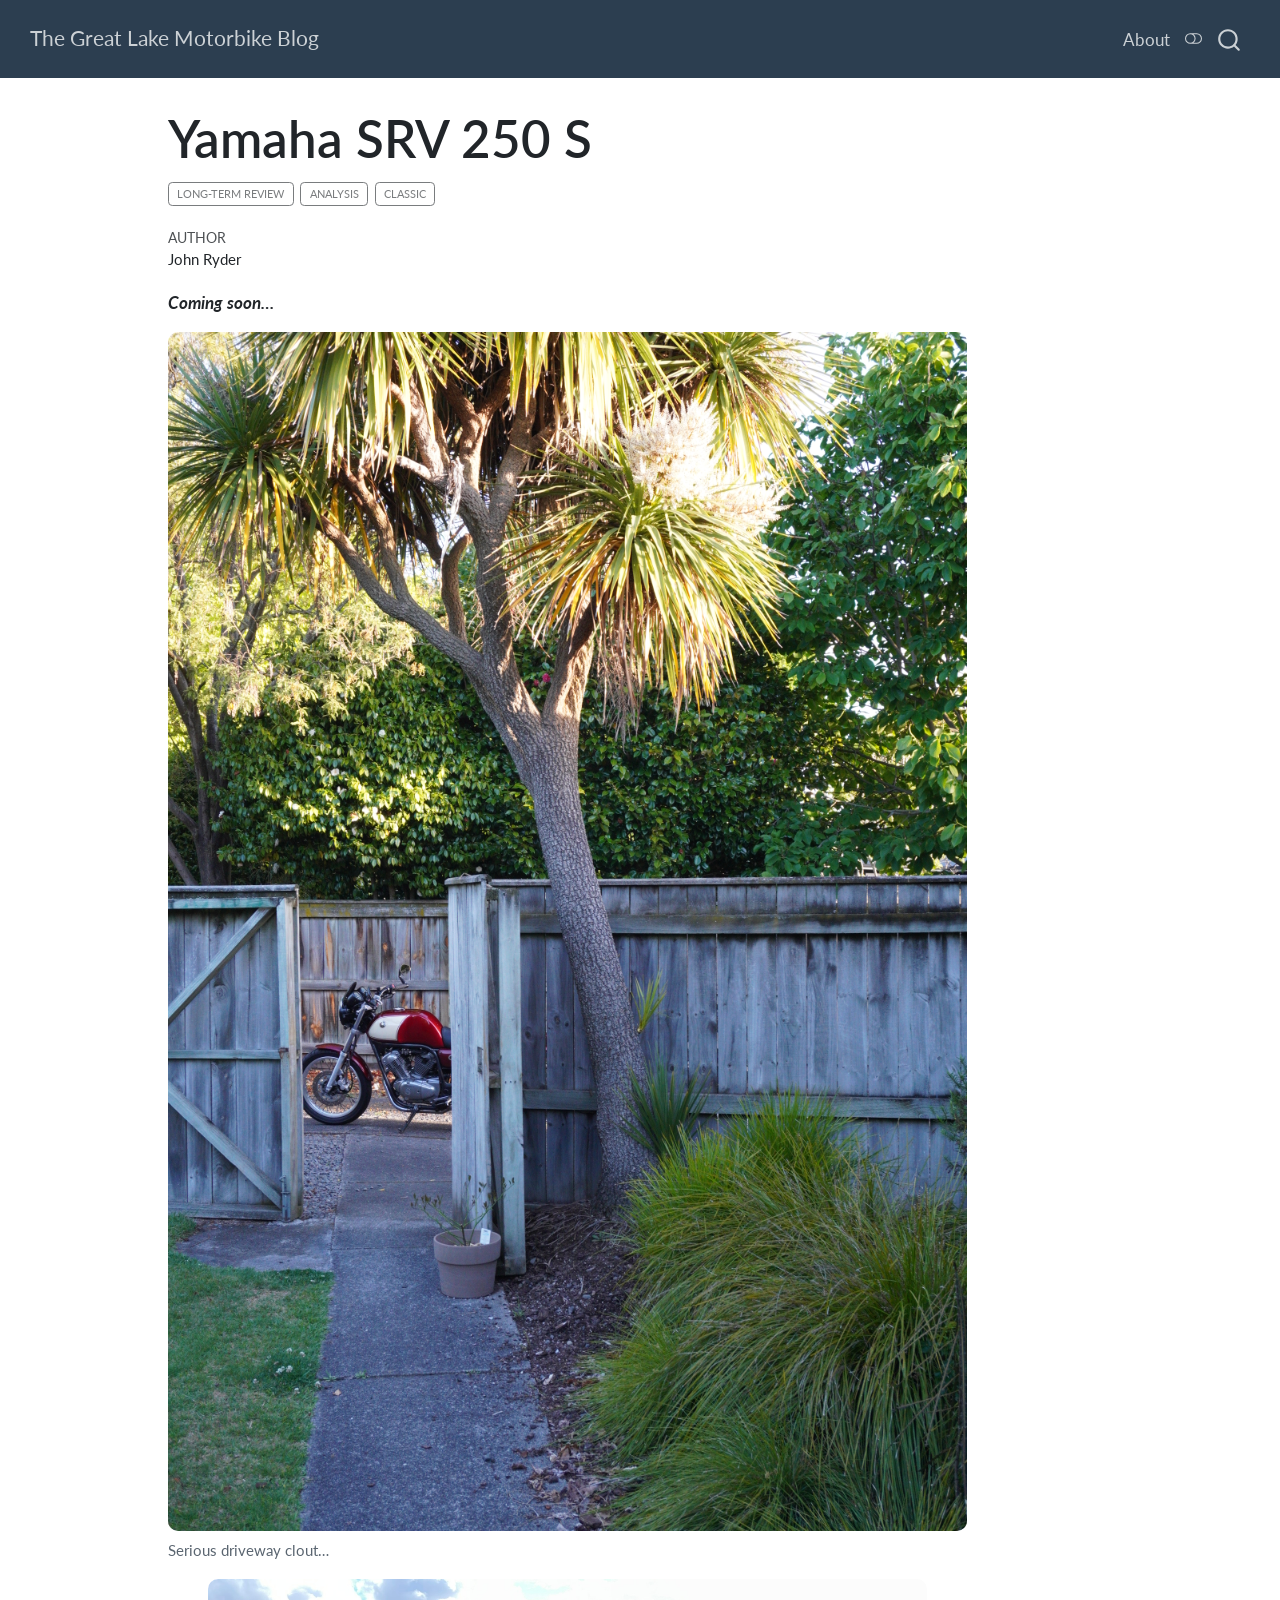
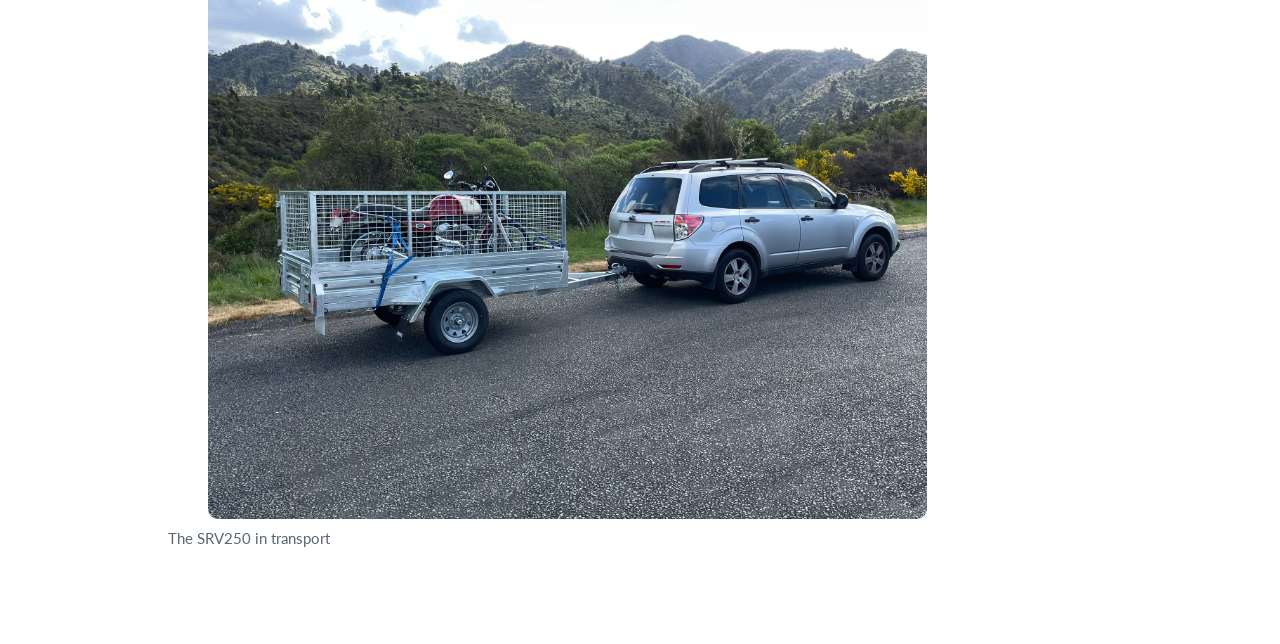
<file: compiled_html_site/posts/1993_Yamaha_SRV250S/index.html>
<!DOCTYPE html>
<html xmlns="http://www.w3.org/1999/xhtml" lang="en" xml:lang="en"><head>

<meta charset="utf-8">
<meta name="generator" content="quarto-1.11.9">

<meta name="viewport" content="width=device-width, initial-scale=1.0, user-scalable=yes">

<meta name="author" content="John Ryder">

<title>Yamaha SRV 250 S – The Great Lake Motorbike Blog</title>
<style>
/* Default styles provided by pandoc.
** See https://pandoc.org/MANUAL.html#variables-for-html for config info.
*/
span.smallcaps{font-variant: small-caps;}
div.columns{display: flex; gap: 1.5em;}
div.column{flex: auto;}
@media screen {
div.columns{gap: min(4vw, 1.5em);}
div.column{overflow-x: auto;}
}
div.hanging-indent{margin-left: 1.5em; text-indent: -1.5em;}
ul.task-list{list-style: none;}
ul.task-list li input[type="checkbox"] {
  width: 0.8em;
  margin: 0 0.8em 0.2em -1em; /* quarto-specific, see https://github.com/quarto-dev/quarto-cli/issues/4556 */ 
  vertical-align: middle;
}
</style>


<script src="../../site_libs/quarto-nav/quarto-nav.js"></script>
<script src="../../site_libs/quarto-nav/headroom.min.js"></script>
<script src="../../site_libs/clipboard/clipboard.min.js"></script>
<script src="../../site_libs/quarto-search/autocomplete.umd.js"></script>
<script src="../../site_libs/quarto-search/fuse.min.js"></script>
<script src="../../site_libs/quarto-search/quarto-search.js"></script>
<meta name="quarto:offset" content="../../">
<link href="../../images/favicon.png" rel="icon" type="image/png">
<script src="../../site_libs/quarto-html/quarto.js" type="module"></script>
<script src="../../site_libs/quarto-html/tabsets/tabsets.js" type="module"></script>
<script src="../../site_libs/quarto-html/scrollable-regions/scrollable-regions.js" type="module"></script>
<script src="../../site_libs/quarto-html/popper.min.js"></script>
<script src="../../site_libs/quarto-html/tippy.umd.min.js"></script>
<script src="../../site_libs/quarto-html/anchor.min.js"></script>
<link href="../../site_libs/quarto-html/tippy.css" rel="stylesheet">
<link href="../../site_libs/quarto-html/quarto-syntax-highlighting-63b5708e65d6cd79cd7618c58d0c21e7.css" rel="stylesheet" class="quarto-color-scheme" id="quarto-text-highlighting-styles">
<link href="../../site_libs/quarto-html/quarto-syntax-highlighting-dark-447e42e69aaa9833c0ba1b986f430b20.css" rel="stylesheet" class="quarto-color-scheme quarto-color-alternate" id="quarto-text-highlighting-styles">
<link href="../../site_libs/quarto-html/quarto-syntax-highlighting-63b5708e65d6cd79cd7618c58d0c21e7.css" rel="stylesheet" class="quarto-color-scheme-extra" id="quarto-text-highlighting-styles">
<script src="../../site_libs/bootstrap/bootstrap.min.js"></script>
<link href="../../site_libs/bootstrap/bootstrap-icons.css" rel="stylesheet">
<link href="../../site_libs/bootstrap/bootstrap-4528e7617473cb5f12e0a450038d2ed3.min.css" rel="stylesheet" append-hash="true" class="quarto-color-scheme" id="quarto-bootstrap" data-mode="light">
<link href="../../site_libs/bootstrap/bootstrap-dark-ad3c2f2c62330d2ae5d227cef7ee82ed.min.css" rel="stylesheet" append-hash="true" class="quarto-color-scheme quarto-color-alternate" id="quarto-bootstrap" data-mode="dark">
<link href="../../site_libs/bootstrap/bootstrap-4528e7617473cb5f12e0a450038d2ed3.min.css" rel="stylesheet" append-hash="true" class="quarto-color-scheme-extra" id="quarto-bootstrap" data-mode="light">
<script id="quarto-search-options" type="application/json">{
  "location": "navbar",
  "copy-button": false,
  "collapse-after": 3,
  "panel-placement": "end",
  "type": "overlay",
  "limit": 50,
  "keyboard-shortcut": [
    "f",
    "/",
    "s"
  ],
  "show-item-context": false,
  "language": {
    "search-no-results-text": "No results",
    "search-matching-documents-text": "matching documents",
    "search-copy-link-title": "Copy link to search",
    "search-hide-matches-text": "Hide additional matches",
    "search-more-match-text": "more match in this document",
    "search-more-matches-text": "more matches in this document",
    "search-clear-button-title": "Clear",
    "search-text-placeholder": "",
    "search-detached-cancel-button-title": "Cancel",
    "search-submit-button-title": "Submit",
    "search-label": "Search"
  }
}</script>
<style>html{ scroll-behavior: smooth; }</style>


</head>

<body class="nav-fixed quarto-light"><a id="quarto-skip-link" class="visually-hidden-focusable" href="#quarto-document-content">Skip to main content</a><script id="quarto-html-before-body" type="application/javascript">
    const toggleBodyColorMode = (bsSheetEl) => {
      const mode = bsSheetEl.getAttribute("data-mode");
      const bodyEl = window.document.querySelector("body");
      if (mode === "dark") {
        bodyEl.classList.add("quarto-dark");
        bodyEl.classList.remove("quarto-light");
      } else {
        bodyEl.classList.add("quarto-light");
        bodyEl.classList.remove("quarto-dark");
      }
    }
    const toggleBodyColorPrimary = () => {
      const bsSheetEl = window.document.querySelector("link#quarto-bootstrap:not([rel=disabled-stylesheet])");
      if (bsSheetEl) {
        toggleBodyColorMode(bsSheetEl);
      }
    }
    const setColorSchemeToggle = (alternate) => {
      const toggles = window.document.querySelectorAll('.quarto-color-scheme-toggle');
      for (let i=0; i < toggles.length; i++) {
        const toggle = toggles[i];
        if (toggle) {
          toggle.setAttribute("aria-checked", alternate ? "true" : "false");
          if (alternate) {
            toggle.classList.add("alternate");
          } else {
            toggle.classList.remove("alternate");
          }
        }
      }
    };
    const toggleColorMode = (alternate) => {
      // Switch the stylesheets
      const primaryStylesheets = window.document.querySelectorAll('link.quarto-color-scheme:not(.quarto-color-alternate)');
      const alternateStylesheets = window.document.querySelectorAll('link.quarto-color-scheme.quarto-color-alternate');
      manageTransitions('#quarto-margin-sidebar .nav-link', false);
      if (alternate) {
        // note: dark is layered on light, we don't disable primary!
        enableStylesheet(alternateStylesheets);
        for (const sheetNode of alternateStylesheets) {
          if (sheetNode.id === "quarto-bootstrap") {
            toggleBodyColorMode(sheetNode);
          }
        }
      } else {
        disableStylesheet(alternateStylesheets);
        enableStylesheet(primaryStylesheets)
        toggleBodyColorPrimary();
      }
      manageTransitions('#quarto-margin-sidebar .nav-link', true);
      // Switch the toggles
      setColorSchemeToggle(alternate)
    }
    // Hack to workaround the fact that safari doesn't
    // properly recolor the scrollbar when toggling (#1455).
    // Not run on load: stylesheets are set before first paint there, and
    // scrolling would undo the scroll to a URL fragment (#14973).
    // The one pixel nudge keeps the reader where they were.
    const refreshSafariScrollbar = () => {
      if (navigator.userAgent.indexOf('Safari') > 0 && navigator.userAgent.indexOf('Chrome') == -1) {
        manageTransitions("body", false);
        const scrollY = window.scrollY;
        window.scrollTo(0, scrollY > 0 ? scrollY - 1 : 1);
        setTimeout(() => {
          window.scrollTo(0, scrollY);
          manageTransitions("body", true);
        }, 40);
      }
    }
    const disableStylesheet = (stylesheets) => {
      for (let i=0; i < stylesheets.length; i++) {
        const stylesheet = stylesheets[i];
        stylesheet.rel = 'disabled-stylesheet';
      }
    }
    const enableStylesheet = (stylesheets) => {
      for (let i=0; i < stylesheets.length; i++) {
        const stylesheet = stylesheets[i];
        if(stylesheet.rel !== 'stylesheet') { // for Chrome, which will still FOUC without this check
          stylesheet.rel = 'stylesheet';
        }
      }
    }
    const manageTransitions = (selector, allowTransitions) => {
      const els = window.document.querySelectorAll(selector);
      for (let i=0; i < els.length; i++) {
        const el = els[i];
        if (allowTransitions) {
          el.classList.remove('notransition');
        } else {
          el.classList.add('notransition');
        }
      }
    }
    const isFileUrl = () => {
      return window.location.protocol === 'file:';
    }
    const hasAlternateSentinel = () => {
      let styleSentinel = getColorSchemeSentinel();
      if (styleSentinel !== null) {
        return styleSentinel === "alternate";
      } else {
        return false;
      }
    }
    const setStyleSentinel = (alternate) => {
      const value = alternate ? "alternate" : "default";
      if (!isFileUrl()) {
        window.localStorage.setItem("quarto-color-scheme", value);
      } else {
        localAlternateSentinel = value;
      }
    }
    const getColorSchemeSentinel = () => {
      if (!isFileUrl()) {
        const storageValue = window.localStorage.getItem("quarto-color-scheme");
        return storageValue != null ? storageValue : localAlternateSentinel;
      } else {
        return localAlternateSentinel;
      }
    }
    const toggleGiscusIfUsed = (isAlternate, darkModeDefault) => {
      const baseTheme = document.querySelector('#giscus-base-theme')?.value ?? 'light';
      const alternateTheme = document.querySelector('#giscus-alt-theme')?.value ?? 'dark';
      let newTheme = '';
      if(authorPrefersDark) {
        newTheme = isAlternate ? baseTheme : alternateTheme;
      } else {
        newTheme = isAlternate ? alternateTheme : baseTheme;
      }
      const changeGiscusTheme = () => {
        // From: https://github.com/giscus/giscus/issues/336
        const sendMessage = (message) => {
          const iframe = document.querySelector('iframe.giscus-frame');
          if (!iframe) return;
          iframe.contentWindow.postMessage({ giscus: message }, 'https://giscus.app');
        }
        sendMessage({
          setConfig: {
            theme: newTheme
          }
        });
      }
      const isGiscussLoaded = window.document.querySelector('iframe.giscus-frame') !== null;
      if (isGiscussLoaded) {
        changeGiscusTheme();
      }
    };
    const authorPrefersDark = false;
    const darkModeDefault = authorPrefersDark;
      document.querySelector('link#quarto-text-highlighting-styles.quarto-color-scheme-extra').rel = 'disabled-stylesheet';
      document.querySelector('link#quarto-bootstrap.quarto-color-scheme-extra').rel = 'disabled-stylesheet';
    let localAlternateSentinel = darkModeDefault ? 'alternate' : 'default';
    // Dark / light mode switch
    window.quartoToggleColorScheme = () => {
      // Read the current dark / light value
      let toAlternate = !hasAlternateSentinel();
      toggleColorMode(toAlternate);
      refreshSafariScrollbar();
      setStyleSentinel(toAlternate);
      toggleGiscusIfUsed(toAlternate, darkModeDefault);
      window.dispatchEvent(new Event('resize'));
    };
    // Switch to dark mode if need be
    if (hasAlternateSentinel()) {
      toggleColorMode(true);
    } else {
      toggleColorMode(false);
    }
  </script>

<div id="quarto-search-results"></div>
  <header id="quarto-header" class="headroom fixed-top">
    <nav class="navbar navbar-expand-lg " data-bs-theme="dark" aria-label="Site">
      <div class="navbar-container container-fluid">
      <div class="navbar-brand-container mx-auto">
    <a class="navbar-brand" href="../../index.html">
    <span class="navbar-title">The Great Lake Motorbike Blog</span>
    </a>
  </div>
          <button class="navbar-toggler" type="button" data-bs-toggle="collapse" data-bs-target="#navbarCollapse" aria-controls="navbarCollapse" aria-expanded="false" aria-label="Toggle navigation" onclick="if (window.quartoToggleHeadroom) { window.quartoToggleHeadroom(); }">
  <span class="navbar-toggler-icon"></span>
</button>
          <div class="collapse navbar-collapse" id="navbarCollapse">
            <ul class="navbar-nav navbar-nav-scroll ms-auto">
  <li class="nav-item">
    <a class="nav-link" href="../../about.html"> 
<span class="menu-text">About</span></a>
  </li>  
</ul>
          </div> <!-- /navcollapse -->
            <div class="quarto-navbar-tools">
  <button type="button" role="switch" aria-checked="false" class="quarto-color-scheme-toggle quarto-navigation-tool  px-1" onclick="window.quartoToggleColorScheme(); return false;" title="Toggle dark mode" aria-label="Toggle dark mode"><i class="bi"></i></button>
</div>
            <div id="quarto-search" class="" title="Search"></div>
      </div> <!-- /container-fluid -->
    </nav>
</header>
<!-- content -->
<div id="quarto-content" class="quarto-container page-columns page-rows-contents page-layout-article page-navbar">
<!-- sidebar -->
<!-- margin-sidebar -->
    <div id="quarto-margin-sidebar" class="sidebar margin-sidebar zindex-bottom">
        
    </div>
<!-- main -->
<main class="content" id="quarto-document-content" tabindex="-1">


<header id="title-block-header" class="quarto-title-block default">
<div class="quarto-title">
<h1 class="title">Yamaha SRV 250 S</h1>
  <div class="quarto-categories">
    <div class="quarto-category">long-term review</div>
    <div class="quarto-category">analysis</div>
    <div class="quarto-category">classic</div>
  </div>
  </div>



<div class="quarto-title-meta">

    <div>
    <div class="quarto-title-meta-heading">Author</div>
    <div class="quarto-title-meta-contents">
             <p>John Ryder </p>
          </div>
  </div>
    
  
    
  </div>
  


</header>


<p><strong><em>Coming soon…</em></strong></p>
<div class="quarto-figure quarto-figure-center">
<figure class="figure">
<p><img src="../../images/DSC03877.JPEG" class="img-fluid figure-img" style="width:100.0%"></p>
<figcaption>Serious driveway clout…</figcaption>
</figure>
</div>
<div class="quarto-figure quarto-figure-center">
<figure class="figure">
<p><img src="../../images/SRV250_trailer.JPEG" class="img-fluid figure-img" style="width:90.0%"></p>
<figcaption>The SRV250 in transport</figcaption>
</figure>
</div>



</main> <!-- /main -->
<!-- Cloudflare Web Analytics --><script type="module" src="https://static.cloudflareinsights.com/beacon.min.js" data-cf-beacon="{&quot;token&quot;: &quot;650880643fb54b8184fe702fe80b87cb&quot;}"></script><!-- End Cloudflare Web Analytics -->
<script id="quarto-html-after-body" type="application/javascript">
  window.document.addEventListener("DOMContentLoaded", function (event) {
    // Ensure there is a toggle, if there isn't float one in the top right
    if (window.document.querySelector('.quarto-color-scheme-toggle') === null) {
      const toggle = window.document.createElement('button');
      toggle.type = "button";
      toggle.setAttribute("role", "switch");
      toggle.setAttribute("aria-checked", "false");
      toggle.classList.add('top-right');
      toggle.classList.add('quarto-color-scheme-toggle');
      toggle.setAttribute("aria-label", "Toggle dark mode");
      toggle.onclick = function() { try { window.quartoToggleColorScheme(); } catch {} return false; };
      const i = window.document.createElement("i");
      i.classList.add('bi');
      toggle.appendChild(i);
      // Put the toggle in a landmark of its own, so that landmark navigation
      // can reach it.
      //
      // The container is always a fresh direct child of body, and the toggle is
      // never moved into page furniture that the theme or the author controls.
      // The toggle is positioned against the page, so any ancestor that
      // establishes a containing block captures it: a positioned element or a
      // grid for position: absolute, and transform, filter, will-change or
      // contain for position: fixed. A direct child of body has none of these
      // to inherit, and the shift when one appears is silent and visual.
      //
      // ARIA says a document should have at most one banner, and axe reports a
      // duplicate whether or not the banners carry distinct labels. So use a
      // header when the page has no banner yet, and a named region otherwise.
      //
      // A header is a banner wherever it sits, unless it is inside sectioning
      // content, so this cannot just look at the children of body: a custom
      // page layout wraps the title block header in a plain div. An explicit
      // role="banner" always counts.
      const sectioning = 'article, aside, main, nav, section, [role="article"], [role="complementary"], [role="main"], [role="navigation"], [role="region"]';
      const hasBanner = Array.from(
        window.document.querySelectorAll('header:not([role]), [role="banner"]')
      ).some(function(el) {
        return el.hasAttribute("role") || el.closest(sectioning) === null;
      });
      const container = window.document.createElement(hasBanner ? "div" : "header");
      if (hasBanner) {
        container.setAttribute("role", "region");
        container.setAttribute("aria-label", "Toggle dark mode");
      }
      container.classList.add('quarto-color-scheme-toggle-container');
      container.appendChild(toggle);
      window.document.body.appendChild(container);
    }
    setColorSchemeToggle(hasAlternateSentinel())
    const icon = "";
    const anchorJS = new window.AnchorJS();
    anchorJS.options = {
      placement: 'right',
      icon: icon
    };
    anchorJS.add('.anchored');
    const isCodeAnnotation = (el) => {
      for (const clz of el.classList) {
        if (clz.startsWith('code-annotation-')) {                     
          return true;
        }
      }
      return false;
    }
    const onCopySuccess = function(e) {
      // button target
      const button = e.trigger;
      // don't keep focus
      button.blur();
      // flash "checked"
      button.classList.add('code-copy-button-checked');
      var currentTitle = button.getAttribute("title");
      button.setAttribute("title", "Copied!");
      let tooltip;
      if (window.bootstrap) {
        button.setAttribute("data-bs-toggle", "tooltip");
        button.setAttribute("data-bs-placement", "left");
        button.setAttribute("data-bs-title", "Copied!");
        tooltip = new bootstrap.Tooltip(button, 
          { trigger: "manual", 
            customClass: "code-copy-button-tooltip",
            offset: [0, -8]});
        tooltip.show();    
      }
      setTimeout(function() {
        if (tooltip) {
          tooltip.hide();
          button.removeAttribute("data-bs-title");
          button.removeAttribute("data-bs-toggle");
          button.removeAttribute("data-bs-placement");
        }
        button.setAttribute("title", currentTitle);
        button.classList.remove('code-copy-button-checked');
      }, 1000);
      // clear code selection
      e.clearSelection();
    }
    const getTextToCopy = function(trigger) {
      const outerScaffold = trigger.parentElement.cloneNode(true);
      const codeEl = outerScaffold.querySelector('code');
      for (const childEl of codeEl.children) {
        if (isCodeAnnotation(childEl)) {
          childEl.remove();
        }
      }
      return codeEl.innerText;
    }
    const clipboard = new window.ClipboardJS('.code-copy-button:not([data-in-quarto-modal])', {
      text: getTextToCopy
    });
    clipboard.on('success', onCopySuccess);
    if (window.document.getElementById('quarto-embedded-source-code-modal')) {
      const clipboardModal = new window.ClipboardJS('.code-copy-button[data-in-quarto-modal]', {
        text: getTextToCopy,
        container: window.document.getElementById('quarto-embedded-source-code-modal')
      });
      clipboardModal.on('success', onCopySuccess);
    }
      var localhostRegex = new RegExp(/^(?:http|https):\/\/localhost\:?[0-9]*\//);
      var mailtoRegex = new RegExp(/^mailto:/);
        var filterRegex = new RegExp("https:\/\/your-website-url\.example\.com");
      var isInternal = (href) => {
          return filterRegex.test(href) || localhostRegex.test(href) || mailtoRegex.test(href);
      }
      // Inspect non-navigation links and adorn them if external
      window.quartoDecorateExternalLinks = function (root) {
     var links = (root || window.document).querySelectorAll('a[href]:not(.nav-link):not(.navbar-brand):not(.toc-action):not(.sidebar-link):not(.sidebar-item-toggle):not(.pagination-link):not(.no-external):not([aria-hidden]):not(.dropdown-item):not(.quarto-navigation-tool):not(.about-link)');
      for (var i=0; i<links.length; i++) {
        const link = links[i];
        if (!isInternal(link.href)) {
          // undo the damage that might have been done by quarto-nav.js in the case of
          // links that we want to consider external
          if (link.dataset.originalHref !== undefined) {
            link.href = link.dataset.originalHref;
          }
          if (!link.classList.contains('no-external-icon')) {
          }
        }
      }
      };
      window.quartoDecorateExternalLinks(window.document);
    // Esc closes the popup (WCAG 1.4.13) and focus leaving both trigger and
    // popup closes it (WCAG 2.4.11); tippy handles neither for interactive popups.
    const hideOnEscAndFocusOut = {
      name: 'hideOnEscAndFocusOut',
      defaultValue: true,
      fn(instance) {
        const dismiss = () => {
          // A show scheduled by the trigger delay would otherwise reopen it
          instance.clearDelayTimeouts();
          instance.hide();
        };
        const onKeyDown = (event) => {
          if (event.key !== 'Escape') {
            return;
          }
          // Keep Esc from also reaching page handlers (e.g. reveal.js overview),
          // except an open reveal.js slide menu, which Esc should close too.
          // The menu handles keys only when its keyboard option is on.
          const menuHandlesEsc = window.Reveal?.getPlugin?.('menu')?.isOpen() &&
            window.Reveal.getConfig().menu?.keyboard !== false;
          if (!menuHandlesEsc) {
            event.stopPropagation();
          }
          if (instance.popper.contains(window.document.activeElement)) {
            // Disabled while refocusing so the focus trigger does not reopen it
            instance.disable();
            instance.reference.focus();
            instance.enable();
          }
          dismiss();
        };
        const onFocusOut = (event) => {
          const target = event.relatedTarget;
          if (target && !instance.reference.contains(target) &&
              !instance.popper.contains(target)) {
            dismiss();
          }
        };
        // On the trigger too: a click trigger (code-annotations: select) has no
        // blur handling. Attached for the instance's lifetime so leaving the
        // trigger also cancels a show still pending on the trigger delay.
        instance.reference.addEventListener('focusout', onFocusOut);
        return {
          onShow() {
            window.document.addEventListener('keydown', onKeyDown, true);
            instance.popper.addEventListener('focusout', onFocusOut);
          },
          onHide() {
            window.document.removeEventListener('keydown', onKeyDown, true);
            instance.popper.removeEventListener('focusout', onFocusOut);
          },
          onDestroy() {
            instance.reference.removeEventListener('focusout', onFocusOut);
          },
        };
      },
    };
    function tippyHover(el, contentFn, onTriggerFn, onUntriggerFn) {
      const config = {
        allowHTML: true,
        maxWidth: 500,
        delay: 100,
        arrow: false,
        appendTo: function(el) {
            return el.parentElement;
        },
        interactive: true,
        interactiveBorder: 10,
        theme: 'quarto',
        placement: 'bottom-start',
        plugins: [hideOnEscAndFocusOut],
      };
      if (contentFn) {
        config.content = contentFn;
      }
      if (onTriggerFn) {
        config.onTrigger = onTriggerFn;
      }
      if (onUntriggerFn) {
        config.onUntrigger = onUntriggerFn;
      }
      window.tippy(el, config); 
    }
    const noterefs = window.document.querySelectorAll('a[role="doc-noteref"]');
    for (var i=0; i<noterefs.length; i++) {
      const ref = noterefs[i];
      tippyHover(ref, function() {
        // use id or data attribute instead here
        let href = ref.getAttribute('data-footnote-href') || ref.getAttribute('href');
        try { href = new URL(href).hash; } catch {}
        const id = href.replace(/^#\/?/, "");
        const note = window.document.getElementById(id);
        if (note) {
          return note.innerHTML;
        } else {
          return "";
        }
      });
    }
    const xrefs = window.document.querySelectorAll('a.quarto-xref');
    const processXRef = (id, note) => {
      // Strip column container classes
      const stripColumnClz = (el) => {
        el.classList.remove("page-full", "page-columns");
        if (el.children) {
          for (const child of el.children) {
            stripColumnClz(child);
          }
        }
      }
      stripColumnClz(note)
      if (id === null || id.startsWith('sec-')) {
        // Special case sections, only their first couple elements
        const container = document.createElement("div");
        if (note.children && note.children.length > 2) {
          container.appendChild(note.children[0].cloneNode(true));
          for (let i = 1; i < note.children.length; i++) {
            const child = note.children[i];
            if (child.tagName === "P" && child.innerText === "") {
              continue;
            } else {
              container.appendChild(child.cloneNode(true));
              break;
            }
          }
          if (window.Quarto?.typesetMath) {
            window.Quarto.typesetMath(container);
          }
          return container.innerHTML
        } else {
          if (window.Quarto?.typesetMath) {
            window.Quarto.typesetMath(note);
          }
          return note.innerHTML;
        }
      } else {
        // Remove any anchor links if they are present
        const anchorLink = note.querySelector('a.anchorjs-link');
        if (anchorLink) {
          anchorLink.remove();
        }
        if (window.Quarto?.typesetMath) {
          window.Quarto.typesetMath(note);
        }
        if (note.classList.contains("callout")) {
          return note.outerHTML;
        } else {
          return note.innerHTML;
        }
      }
    }
    for (var i=0; i<xrefs.length; i++) {
      const xref = xrefs[i];
      tippyHover(xref, undefined, function(instance) {
        instance.disable();
        let url = xref.getAttribute('href');
        let hash = undefined; 
        if (url.startsWith('#')) {
          hash = url;
        } else {
          try { hash = new URL(url).hash; } catch {}
        }
        if (hash) {
          const id = hash.replace(/^#\/?/, "");
          const note = window.document.getElementById(id);
          if (note !== null) {
            try {
              const html = processXRef(id, note.cloneNode(true));
              instance.setContent(html);
            } finally {
              instance.enable();
              instance.show();
            }
          } else {
            // See if we can fetch this
            fetch(url.split('#')[0])
            .then(res => res.text())
            .then(html => {
              const parser = new DOMParser();
              const htmlDoc = parser.parseFromString(html, "text/html");
              const note = htmlDoc.getElementById(id);
              if (note !== null) {
                const html = processXRef(id, note);
                instance.setContent(html);
              } 
            }).finally(() => {
              instance.enable();
              instance.show();
            });
          }
        } else {
          // See if we can fetch a full url (with no hash to target)
          // This is a special case and we should probably do some content thinning / targeting
          fetch(url)
          .then(res => res.text())
          .then(html => {
            const parser = new DOMParser();
            const htmlDoc = parser.parseFromString(html, "text/html");
            const note = htmlDoc.querySelector('main.content');
            if (note !== null) {
              // This should only happen for chapter cross references
              // (since there is no id in the URL)
              // remove the first header
              if (note.children.length > 0 && note.children[0].tagName === "HEADER") {
                note.children[0].remove();
              }
              const html = processXRef(null, note);
              instance.setContent(html);
            } 
          }).finally(() => {
            instance.enable();
            instance.show();
          });
        }
      }, function(instance) {
      });
    }
        let selectedAnnoteEl;
        const selectorForAnnotation = ( cell, annotation) => {
          let cellAttr = 'data-code-cell="' + cell + '"';
          let lineAttr = 'data-code-annotation="' +  annotation + '"';
          const selector = 'span[' + cellAttr + '][' + lineAttr + ']';
          return selector;
        }
        const selectCodeLines = (annoteEl) => {
          const doc = window.document;
          const targetCell = annoteEl.getAttribute("data-target-cell");
          const targetAnnotation = annoteEl.getAttribute("data-target-annotation");
          const annoteSpan = window.document.querySelector(selectorForAnnotation(targetCell, targetAnnotation));
          const lines = annoteSpan.getAttribute("data-code-lines").split(",");
          const lineIds = lines.map((line) => {
            return targetCell + "-" + line;
          })
          // Each band is positioned against its own containing block, which is
          // not the offsetParent of the lines, so place it from client rects.
          const placeBand = (band, firstEl, lastEl, codeBlock) => {
            const container = band.offsetParent;
            if (container === null) {
              return;
            }
            const containerRect = container.getBoundingClientRect();
            // Reveal.js scales slides with a transform, so convert client
            // pixels back to the CSS pixels of the container.
            const scale = containerRect.height / container.offsetHeight || 1;
            const firstRect = firstEl.getBoundingClientRect();
            const lastRect = lastEl.getBoundingClientRect();
            const top = (firstRect.top - containerRect.top) / scale - container.clientTop + container.scrollTop;
            const height = (lastRect.bottom - firstRect.top) / scale;
            band.style.top = top - 2 + "px";
            band.style.height = height + 4 + "px";
            if (codeBlock) {
              // Without the copy button wrapper, the containing block is wider
              // than the code block, so span the code block explicitly.
              const blockRect = codeBlock.getBoundingClientRect();
              band.style.left = (blockRect.left - containerRect.left) / scale - container.clientLeft + container.scrollLeft + "px";
              band.style.width = blockRect.width / scale + "px";
            }
          };
          if (lineIds.length > 0) {
            const el = window.document.getElementById(lineIds[0]);
            const lastEl = window.document.getElementById(lineIds[lineIds.length - 1]);
            const parent = el.parentElement.parentElement;
            // cook up a div (if necessary) and position it
            let div = window.document.getElementById("code-annotation-line-highlight");
            if (div === null) {
              div = window.document.createElement("div");
              div.setAttribute("id", "code-annotation-line-highlight");
              div.style.position = 'absolute';
              parent.appendChild(div);
            }
            placeBand(div, el, lastEl, parent.closest("div.sourceCode") || parent);
            let gutterDiv = window.document.getElementById("code-annotation-line-highlight-gutter");
            if (gutterDiv === null) {
              gutterDiv = window.document.createElement("div");
              gutterDiv.setAttribute("id", "code-annotation-line-highlight-gutter");
              gutterDiv.style.position = 'absolute';
              const codeCell = window.document.getElementById(targetCell);
              const gutter = codeCell.querySelector('.code-annotation-gutter');
              gutter.appendChild(gutterDiv);
            }
            placeBand(gutterDiv, el, lastEl);
            selectedAnnoteEl = annoteEl;
          }
        };
        const unselectCodeLines = () => {
          const elementsIds = ["code-annotation-line-highlight", "code-annotation-line-highlight-gutter"];
          elementsIds.forEach((elId) => {
            const div = window.document.getElementById(elId);
            if (div) {
              div.remove();
            }
          });
          selectedAnnoteEl = undefined;
        };
          // Handle positioning of the toggle
      window.addEventListener(
        "resize",
        throttle(() => {
          elRect = undefined;
          if (selectedAnnoteEl) {
            selectCodeLines(selectedAnnoteEl);
          }
        }, 10)
      );
      function throttle(fn, ms) {
      let throttle = false;
      let timer;
        return (...args) => {
          if(!throttle) { // first call gets through
              fn.apply(this, args);
              throttle = true;
          } else { // all the others get throttled
              if(timer) clearTimeout(timer); // cancel #2
              timer = setTimeout(() => {
                fn.apply(this, args);
                timer = throttle = false;
              }, ms);
          }
        };
      }
        // Attach click handler to the DT
        const annoteDls = window.document.querySelectorAll('dt[data-target-cell]');
        for (const annoteDlNode of annoteDls) {
          annoteDlNode.addEventListener('click', (event) => {
            const clickedEl = event.target;
            if (clickedEl !== selectedAnnoteEl) {
              unselectCodeLines();
              const activeEl = window.document.querySelector('dt[data-target-cell].code-annotation-active');
              if (activeEl) {
                activeEl.classList.remove('code-annotation-active');
              }
              selectCodeLines(clickedEl);
              clickedEl.classList.add('code-annotation-active');
            } else {
              // Unselect the line
              unselectCodeLines();
              clickedEl.classList.remove('code-annotation-active');
            }
          });
        }
    const findCites = (el) => {
      const parentEl = el.parentElement;
      if (parentEl) {
        const cites = parentEl.dataset.cites;
        if (cites) {
          return {
            el,
            cites: cites.split(' ')
          };
        } else {
          return findCites(el.parentElement)
        }
      } else {
        return undefined;
      }
    };
    var bibliorefs = window.document.querySelectorAll('a[role="doc-biblioref"]');
    for (var i=0; i<bibliorefs.length; i++) {
      const ref = bibliorefs[i];
      const citeInfo = findCites(ref);
      if (citeInfo) {
        tippyHover(citeInfo.el, function() {
          var popup = window.document.createElement('div');
          citeInfo.cites.forEach(function(cite) {
            var citeDiv = window.document.createElement('div');
            citeDiv.classList.add('hanging-indent');
            citeDiv.classList.add('csl-entry');
            var biblioDiv = window.document.getElementById('ref-' + cite);
            if (biblioDiv) {
              citeDiv.innerHTML = biblioDiv.innerHTML;
            }
            popup.appendChild(citeDiv);
          });
          return popup.innerHTML;
        });
      }
    }
  });
  </script>
  <script type="application/javascript">
  window.quartoScrollableRegionsLabels = {"code":"Scrollable code","output":"Scrollable output"};
  </script>
</div> <!-- /content -->




<script src="../../site_libs/quarto-html/zenscroll-min.js"></script>
</body></html>
</file>
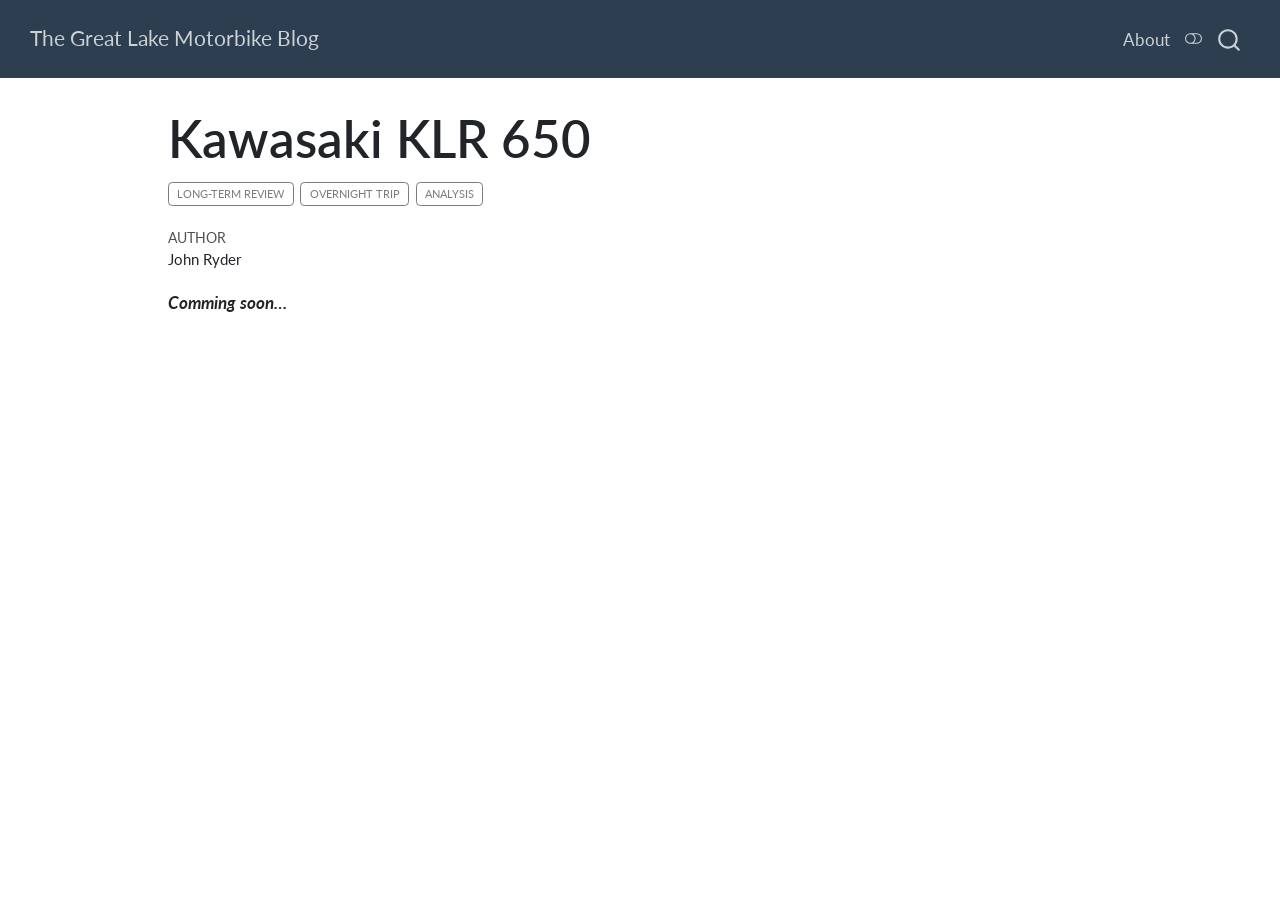
<file: compiled_html_site/posts/kawasaki_klr_650/index.html>
<!DOCTYPE html>
<html xmlns="http://www.w3.org/1999/xhtml" lang="en" xml:lang="en"><head>

<meta charset="utf-8">
<meta name="generator" content="quarto-1.11.9">

<meta name="viewport" content="width=device-width, initial-scale=1.0, user-scalable=yes">

<meta name="author" content="John Ryder">

<title>Kawasaki KLR 650 – The Great Lake Motorbike Blog</title>
<style>
/* Default styles provided by pandoc.
** See https://pandoc.org/MANUAL.html#variables-for-html for config info.
*/
span.smallcaps{font-variant: small-caps;}
div.columns{display: flex; gap: 1.5em;}
div.column{flex: auto;}
@media screen {
div.columns{gap: min(4vw, 1.5em);}
div.column{overflow-x: auto;}
}
div.hanging-indent{margin-left: 1.5em; text-indent: -1.5em;}
ul.task-list{list-style: none;}
ul.task-list li input[type="checkbox"] {
  width: 0.8em;
  margin: 0 0.8em 0.2em -1em; /* quarto-specific, see https://github.com/quarto-dev/quarto-cli/issues/4556 */ 
  vertical-align: middle;
}
</style>


<script src="../../site_libs/quarto-nav/quarto-nav.js"></script>
<script src="../../site_libs/quarto-nav/headroom.min.js"></script>
<script src="../../site_libs/clipboard/clipboard.min.js"></script>
<script src="../../site_libs/quarto-search/autocomplete.umd.js"></script>
<script src="../../site_libs/quarto-search/fuse.min.js"></script>
<script src="../../site_libs/quarto-search/quarto-search.js"></script>
<meta name="quarto:offset" content="../../">
<link href="../../images/favicon.png" rel="icon" type="image/png">
<script src="../../site_libs/quarto-html/quarto.js" type="module"></script>
<script src="../../site_libs/quarto-html/tabsets/tabsets.js" type="module"></script>
<script src="../../site_libs/quarto-html/scrollable-regions/scrollable-regions.js" type="module"></script>
<script src="../../site_libs/quarto-html/popper.min.js"></script>
<script src="../../site_libs/quarto-html/tippy.umd.min.js"></script>
<script src="../../site_libs/quarto-html/anchor.min.js"></script>
<link href="../../site_libs/quarto-html/tippy.css" rel="stylesheet">
<link href="../../site_libs/quarto-html/quarto-syntax-highlighting-63b5708e65d6cd79cd7618c58d0c21e7.css" rel="stylesheet" class="quarto-color-scheme" id="quarto-text-highlighting-styles">
<link href="../../site_libs/quarto-html/quarto-syntax-highlighting-dark-447e42e69aaa9833c0ba1b986f430b20.css" rel="stylesheet" class="quarto-color-scheme quarto-color-alternate" id="quarto-text-highlighting-styles">
<link href="../../site_libs/quarto-html/quarto-syntax-highlighting-63b5708e65d6cd79cd7618c58d0c21e7.css" rel="stylesheet" class="quarto-color-scheme-extra" id="quarto-text-highlighting-styles">
<script src="../../site_libs/bootstrap/bootstrap.min.js"></script>
<link href="../../site_libs/bootstrap/bootstrap-icons.css" rel="stylesheet">
<link href="../../site_libs/bootstrap/bootstrap-4528e7617473cb5f12e0a450038d2ed3.min.css" rel="stylesheet" append-hash="true" class="quarto-color-scheme" id="quarto-bootstrap" data-mode="light">
<link href="../../site_libs/bootstrap/bootstrap-dark-ad3c2f2c62330d2ae5d227cef7ee82ed.min.css" rel="stylesheet" append-hash="true" class="quarto-color-scheme quarto-color-alternate" id="quarto-bootstrap" data-mode="dark">
<link href="../../site_libs/bootstrap/bootstrap-4528e7617473cb5f12e0a450038d2ed3.min.css" rel="stylesheet" append-hash="true" class="quarto-color-scheme-extra" id="quarto-bootstrap" data-mode="light">
<script id="quarto-search-options" type="application/json">{
  "location": "navbar",
  "copy-button": false,
  "collapse-after": 3,
  "panel-placement": "end",
  "type": "overlay",
  "limit": 50,
  "keyboard-shortcut": [
    "f",
    "/",
    "s"
  ],
  "show-item-context": false,
  "language": {
    "search-no-results-text": "No results",
    "search-matching-documents-text": "matching documents",
    "search-copy-link-title": "Copy link to search",
    "search-hide-matches-text": "Hide additional matches",
    "search-more-match-text": "more match in this document",
    "search-more-matches-text": "more matches in this document",
    "search-clear-button-title": "Clear",
    "search-text-placeholder": "",
    "search-detached-cancel-button-title": "Cancel",
    "search-submit-button-title": "Submit",
    "search-label": "Search"
  }
}</script>
<style>html{ scroll-behavior: smooth; }</style>


</head>

<body class="nav-fixed quarto-light"><a id="quarto-skip-link" class="visually-hidden-focusable" href="#quarto-document-content">Skip to main content</a><script id="quarto-html-before-body" type="application/javascript">
    const toggleBodyColorMode = (bsSheetEl) => {
      const mode = bsSheetEl.getAttribute("data-mode");
      const bodyEl = window.document.querySelector("body");
      if (mode === "dark") {
        bodyEl.classList.add("quarto-dark");
        bodyEl.classList.remove("quarto-light");
      } else {
        bodyEl.classList.add("quarto-light");
        bodyEl.classList.remove("quarto-dark");
      }
    }
    const toggleBodyColorPrimary = () => {
      const bsSheetEl = window.document.querySelector("link#quarto-bootstrap:not([rel=disabled-stylesheet])");
      if (bsSheetEl) {
        toggleBodyColorMode(bsSheetEl);
      }
    }
    const setColorSchemeToggle = (alternate) => {
      const toggles = window.document.querySelectorAll('.quarto-color-scheme-toggle');
      for (let i=0; i < toggles.length; i++) {
        const toggle = toggles[i];
        if (toggle) {
          toggle.setAttribute("aria-checked", alternate ? "true" : "false");
          if (alternate) {
            toggle.classList.add("alternate");
          } else {
            toggle.classList.remove("alternate");
          }
        }
      }
    };
    const toggleColorMode = (alternate) => {
      // Switch the stylesheets
      const primaryStylesheets = window.document.querySelectorAll('link.quarto-color-scheme:not(.quarto-color-alternate)');
      const alternateStylesheets = window.document.querySelectorAll('link.quarto-color-scheme.quarto-color-alternate');
      manageTransitions('#quarto-margin-sidebar .nav-link', false);
      if (alternate) {
        // note: dark is layered on light, we don't disable primary!
        enableStylesheet(alternateStylesheets);
        for (const sheetNode of alternateStylesheets) {
          if (sheetNode.id === "quarto-bootstrap") {
            toggleBodyColorMode(sheetNode);
          }
        }
      } else {
        disableStylesheet(alternateStylesheets);
        enableStylesheet(primaryStylesheets)
        toggleBodyColorPrimary();
      }
      manageTransitions('#quarto-margin-sidebar .nav-link', true);
      // Switch the toggles
      setColorSchemeToggle(alternate)
    }
    // Hack to workaround the fact that safari doesn't
    // properly recolor the scrollbar when toggling (#1455).
    // Not run on load: stylesheets are set before first paint there, and
    // scrolling would undo the scroll to a URL fragment (#14973).
    // The one pixel nudge keeps the reader where they were.
    const refreshSafariScrollbar = () => {
      if (navigator.userAgent.indexOf('Safari') > 0 && navigator.userAgent.indexOf('Chrome') == -1) {
        manageTransitions("body", false);
        const scrollY = window.scrollY;
        window.scrollTo(0, scrollY > 0 ? scrollY - 1 : 1);
        setTimeout(() => {
          window.scrollTo(0, scrollY);
          manageTransitions("body", true);
        }, 40);
      }
    }
    const disableStylesheet = (stylesheets) => {
      for (let i=0; i < stylesheets.length; i++) {
        const stylesheet = stylesheets[i];
        stylesheet.rel = 'disabled-stylesheet';
      }
    }
    const enableStylesheet = (stylesheets) => {
      for (let i=0; i < stylesheets.length; i++) {
        const stylesheet = stylesheets[i];
        if(stylesheet.rel !== 'stylesheet') { // for Chrome, which will still FOUC without this check
          stylesheet.rel = 'stylesheet';
        }
      }
    }
    const manageTransitions = (selector, allowTransitions) => {
      const els = window.document.querySelectorAll(selector);
      for (let i=0; i < els.length; i++) {
        const el = els[i];
        if (allowTransitions) {
          el.classList.remove('notransition');
        } else {
          el.classList.add('notransition');
        }
      }
    }
    const isFileUrl = () => {
      return window.location.protocol === 'file:';
    }
    const hasAlternateSentinel = () => {
      let styleSentinel = getColorSchemeSentinel();
      if (styleSentinel !== null) {
        return styleSentinel === "alternate";
      } else {
        return false;
      }
    }
    const setStyleSentinel = (alternate) => {
      const value = alternate ? "alternate" : "default";
      if (!isFileUrl()) {
        window.localStorage.setItem("quarto-color-scheme", value);
      } else {
        localAlternateSentinel = value;
      }
    }
    const getColorSchemeSentinel = () => {
      if (!isFileUrl()) {
        const storageValue = window.localStorage.getItem("quarto-color-scheme");
        return storageValue != null ? storageValue : localAlternateSentinel;
      } else {
        return localAlternateSentinel;
      }
    }
    const toggleGiscusIfUsed = (isAlternate, darkModeDefault) => {
      const baseTheme = document.querySelector('#giscus-base-theme')?.value ?? 'light';
      const alternateTheme = document.querySelector('#giscus-alt-theme')?.value ?? 'dark';
      let newTheme = '';
      if(authorPrefersDark) {
        newTheme = isAlternate ? baseTheme : alternateTheme;
      } else {
        newTheme = isAlternate ? alternateTheme : baseTheme;
      }
      const changeGiscusTheme = () => {
        // From: https://github.com/giscus/giscus/issues/336
        const sendMessage = (message) => {
          const iframe = document.querySelector('iframe.giscus-frame');
          if (!iframe) return;
          iframe.contentWindow.postMessage({ giscus: message }, 'https://giscus.app');
        }
        sendMessage({
          setConfig: {
            theme: newTheme
          }
        });
      }
      const isGiscussLoaded = window.document.querySelector('iframe.giscus-frame') !== null;
      if (isGiscussLoaded) {
        changeGiscusTheme();
      }
    };
    const authorPrefersDark = false;
    const darkModeDefault = authorPrefersDark;
      document.querySelector('link#quarto-text-highlighting-styles.quarto-color-scheme-extra').rel = 'disabled-stylesheet';
      document.querySelector('link#quarto-bootstrap.quarto-color-scheme-extra').rel = 'disabled-stylesheet';
    let localAlternateSentinel = darkModeDefault ? 'alternate' : 'default';
    // Dark / light mode switch
    window.quartoToggleColorScheme = () => {
      // Read the current dark / light value
      let toAlternate = !hasAlternateSentinel();
      toggleColorMode(toAlternate);
      refreshSafariScrollbar();
      setStyleSentinel(toAlternate);
      toggleGiscusIfUsed(toAlternate, darkModeDefault);
      window.dispatchEvent(new Event('resize'));
    };
    // Switch to dark mode if need be
    if (hasAlternateSentinel()) {
      toggleColorMode(true);
    } else {
      toggleColorMode(false);
    }
  </script>

<div id="quarto-search-results"></div>
  <header id="quarto-header" class="headroom fixed-top">
    <nav class="navbar navbar-expand-lg " data-bs-theme="dark" aria-label="Site">
      <div class="navbar-container container-fluid">
      <div class="navbar-brand-container mx-auto">
    <a class="navbar-brand" href="../../index.html">
    <span class="navbar-title">The Great Lake Motorbike Blog</span>
    </a>
  </div>
          <button class="navbar-toggler" type="button" data-bs-toggle="collapse" data-bs-target="#navbarCollapse" aria-controls="navbarCollapse" aria-expanded="false" aria-label="Toggle navigation" onclick="if (window.quartoToggleHeadroom) { window.quartoToggleHeadroom(); }">
  <span class="navbar-toggler-icon"></span>
</button>
          <div class="collapse navbar-collapse" id="navbarCollapse">
            <ul class="navbar-nav navbar-nav-scroll ms-auto">
  <li class="nav-item">
    <a class="nav-link" href="../../about.html"> 
<span class="menu-text">About</span></a>
  </li>  
</ul>
          </div> <!-- /navcollapse -->
            <div class="quarto-navbar-tools">
  <button type="button" role="switch" aria-checked="false" class="quarto-color-scheme-toggle quarto-navigation-tool  px-1" onclick="window.quartoToggleColorScheme(); return false;" title="Toggle dark mode" aria-label="Toggle dark mode"><i class="bi"></i></button>
</div>
            <div id="quarto-search" class="" title="Search"></div>
      </div> <!-- /container-fluid -->
    </nav>
</header>
<!-- content -->
<div id="quarto-content" class="quarto-container page-columns page-rows-contents page-layout-article page-navbar">
<!-- sidebar -->
<!-- margin-sidebar -->
    <div id="quarto-margin-sidebar" class="sidebar margin-sidebar zindex-bottom">
        
    </div>
<!-- main -->
<main class="content" id="quarto-document-content" tabindex="-1">


<header id="title-block-header" class="quarto-title-block default">
<div class="quarto-title">
<h1 class="title">Kawasaki KLR 650</h1>
  <div class="quarto-categories">
    <div class="quarto-category">long-term review</div>
    <div class="quarto-category">overnight trip</div>
    <div class="quarto-category">analysis</div>
  </div>
  </div>



<div class="quarto-title-meta">

    <div>
    <div class="quarto-title-meta-heading">Author</div>
    <div class="quarto-title-meta-contents">
             <p>John Ryder </p>
          </div>
  </div>
    
  
    
  </div>
  


</header>


<p><strong><em>Comming soon…</em></strong></p>
<!--
The KLR, the Tractor, the Trusty Pig - 


The KLR is certainly not a refined bike. It gets vibey past 5,000 RPM, shift lever ergonomics are poor (needs to be  pulled too high). 

When the KLR first debuted it was advertised as a "sporty xXXX" believe it or not!




"doohicky repair?" not needed probably.

include Photos from trips down south

Talk about big cylinder thump and power. only made cool by the Two Brothers exhaust.
-->



</main> <!-- /main -->
<!-- Cloudflare Web Analytics --><script type="module" src="https://static.cloudflareinsights.com/beacon.min.js" data-cf-beacon="{&quot;token&quot;: &quot;650880643fb54b8184fe702fe80b87cb&quot;}"></script><!-- End Cloudflare Web Analytics -->
<script id="quarto-html-after-body" type="application/javascript">
  window.document.addEventListener("DOMContentLoaded", function (event) {
    // Ensure there is a toggle, if there isn't float one in the top right
    if (window.document.querySelector('.quarto-color-scheme-toggle') === null) {
      const toggle = window.document.createElement('button');
      toggle.type = "button";
      toggle.setAttribute("role", "switch");
      toggle.setAttribute("aria-checked", "false");
      toggle.classList.add('top-right');
      toggle.classList.add('quarto-color-scheme-toggle');
      toggle.setAttribute("aria-label", "Toggle dark mode");
      toggle.onclick = function() { try { window.quartoToggleColorScheme(); } catch {} return false; };
      const i = window.document.createElement("i");
      i.classList.add('bi');
      toggle.appendChild(i);
      // Put the toggle in a landmark of its own, so that landmark navigation
      // can reach it.
      //
      // The container is always a fresh direct child of body, and the toggle is
      // never moved into page furniture that the theme or the author controls.
      // The toggle is positioned against the page, so any ancestor that
      // establishes a containing block captures it: a positioned element or a
      // grid for position: absolute, and transform, filter, will-change or
      // contain for position: fixed. A direct child of body has none of these
      // to inherit, and the shift when one appears is silent and visual.
      //
      // ARIA says a document should have at most one banner, and axe reports a
      // duplicate whether or not the banners carry distinct labels. So use a
      // header when the page has no banner yet, and a named region otherwise.
      //
      // A header is a banner wherever it sits, unless it is inside sectioning
      // content, so this cannot just look at the children of body: a custom
      // page layout wraps the title block header in a plain div. An explicit
      // role="banner" always counts.
      const sectioning = 'article, aside, main, nav, section, [role="article"], [role="complementary"], [role="main"], [role="navigation"], [role="region"]';
      const hasBanner = Array.from(
        window.document.querySelectorAll('header:not([role]), [role="banner"]')
      ).some(function(el) {
        return el.hasAttribute("role") || el.closest(sectioning) === null;
      });
      const container = window.document.createElement(hasBanner ? "div" : "header");
      if (hasBanner) {
        container.setAttribute("role", "region");
        container.setAttribute("aria-label", "Toggle dark mode");
      }
      container.classList.add('quarto-color-scheme-toggle-container');
      container.appendChild(toggle);
      window.document.body.appendChild(container);
    }
    setColorSchemeToggle(hasAlternateSentinel())
    const icon = "";
    const anchorJS = new window.AnchorJS();
    anchorJS.options = {
      placement: 'right',
      icon: icon
    };
    anchorJS.add('.anchored');
    const isCodeAnnotation = (el) => {
      for (const clz of el.classList) {
        if (clz.startsWith('code-annotation-')) {                     
          return true;
        }
      }
      return false;
    }
    const onCopySuccess = function(e) {
      // button target
      const button = e.trigger;
      // don't keep focus
      button.blur();
      // flash "checked"
      button.classList.add('code-copy-button-checked');
      var currentTitle = button.getAttribute("title");
      button.setAttribute("title", "Copied!");
      let tooltip;
      if (window.bootstrap) {
        button.setAttribute("data-bs-toggle", "tooltip");
        button.setAttribute("data-bs-placement", "left");
        button.setAttribute("data-bs-title", "Copied!");
        tooltip = new bootstrap.Tooltip(button, 
          { trigger: "manual", 
            customClass: "code-copy-button-tooltip",
            offset: [0, -8]});
        tooltip.show();    
      }
      setTimeout(function() {
        if (tooltip) {
          tooltip.hide();
          button.removeAttribute("data-bs-title");
          button.removeAttribute("data-bs-toggle");
          button.removeAttribute("data-bs-placement");
        }
        button.setAttribute("title", currentTitle);
        button.classList.remove('code-copy-button-checked');
      }, 1000);
      // clear code selection
      e.clearSelection();
    }
    const getTextToCopy = function(trigger) {
      const outerScaffold = trigger.parentElement.cloneNode(true);
      const codeEl = outerScaffold.querySelector('code');
      for (const childEl of codeEl.children) {
        if (isCodeAnnotation(childEl)) {
          childEl.remove();
        }
      }
      return codeEl.innerText;
    }
    const clipboard = new window.ClipboardJS('.code-copy-button:not([data-in-quarto-modal])', {
      text: getTextToCopy
    });
    clipboard.on('success', onCopySuccess);
    if (window.document.getElementById('quarto-embedded-source-code-modal')) {
      const clipboardModal = new window.ClipboardJS('.code-copy-button[data-in-quarto-modal]', {
        text: getTextToCopy,
        container: window.document.getElementById('quarto-embedded-source-code-modal')
      });
      clipboardModal.on('success', onCopySuccess);
    }
      var localhostRegex = new RegExp(/^(?:http|https):\/\/localhost\:?[0-9]*\//);
      var mailtoRegex = new RegExp(/^mailto:/);
        var filterRegex = new RegExp("https:\/\/your-website-url\.example\.com");
      var isInternal = (href) => {
          return filterRegex.test(href) || localhostRegex.test(href) || mailtoRegex.test(href);
      }
      // Inspect non-navigation links and adorn them if external
      window.quartoDecorateExternalLinks = function (root) {
     var links = (root || window.document).querySelectorAll('a[href]:not(.nav-link):not(.navbar-brand):not(.toc-action):not(.sidebar-link):not(.sidebar-item-toggle):not(.pagination-link):not(.no-external):not([aria-hidden]):not(.dropdown-item):not(.quarto-navigation-tool):not(.about-link)');
      for (var i=0; i<links.length; i++) {
        const link = links[i];
        if (!isInternal(link.href)) {
          // undo the damage that might have been done by quarto-nav.js in the case of
          // links that we want to consider external
          if (link.dataset.originalHref !== undefined) {
            link.href = link.dataset.originalHref;
          }
          if (!link.classList.contains('no-external-icon')) {
          }
        }
      }
      };
      window.quartoDecorateExternalLinks(window.document);
    // Esc closes the popup (WCAG 1.4.13) and focus leaving both trigger and
    // popup closes it (WCAG 2.4.11); tippy handles neither for interactive popups.
    const hideOnEscAndFocusOut = {
      name: 'hideOnEscAndFocusOut',
      defaultValue: true,
      fn(instance) {
        const dismiss = () => {
          // A show scheduled by the trigger delay would otherwise reopen it
          instance.clearDelayTimeouts();
          instance.hide();
        };
        const onKeyDown = (event) => {
          if (event.key !== 'Escape') {
            return;
          }
          // Keep Esc from also reaching page handlers (e.g. reveal.js overview),
          // except an open reveal.js slide menu, which Esc should close too.
          // The menu handles keys only when its keyboard option is on.
          const menuHandlesEsc = window.Reveal?.getPlugin?.('menu')?.isOpen() &&
            window.Reveal.getConfig().menu?.keyboard !== false;
          if (!menuHandlesEsc) {
            event.stopPropagation();
          }
          if (instance.popper.contains(window.document.activeElement)) {
            // Disabled while refocusing so the focus trigger does not reopen it
            instance.disable();
            instance.reference.focus();
            instance.enable();
          }
          dismiss();
        };
        const onFocusOut = (event) => {
          const target = event.relatedTarget;
          if (target && !instance.reference.contains(target) &&
              !instance.popper.contains(target)) {
            dismiss();
          }
        };
        // On the trigger too: a click trigger (code-annotations: select) has no
        // blur handling. Attached for the instance's lifetime so leaving the
        // trigger also cancels a show still pending on the trigger delay.
        instance.reference.addEventListener('focusout', onFocusOut);
        return {
          onShow() {
            window.document.addEventListener('keydown', onKeyDown, true);
            instance.popper.addEventListener('focusout', onFocusOut);
          },
          onHide() {
            window.document.removeEventListener('keydown', onKeyDown, true);
            instance.popper.removeEventListener('focusout', onFocusOut);
          },
          onDestroy() {
            instance.reference.removeEventListener('focusout', onFocusOut);
          },
        };
      },
    };
    function tippyHover(el, contentFn, onTriggerFn, onUntriggerFn) {
      const config = {
        allowHTML: true,
        maxWidth: 500,
        delay: 100,
        arrow: false,
        appendTo: function(el) {
            return el.parentElement;
        },
        interactive: true,
        interactiveBorder: 10,
        theme: 'quarto',
        placement: 'bottom-start',
        plugins: [hideOnEscAndFocusOut],
      };
      if (contentFn) {
        config.content = contentFn;
      }
      if (onTriggerFn) {
        config.onTrigger = onTriggerFn;
      }
      if (onUntriggerFn) {
        config.onUntrigger = onUntriggerFn;
      }
      window.tippy(el, config); 
    }
    const noterefs = window.document.querySelectorAll('a[role="doc-noteref"]');
    for (var i=0; i<noterefs.length; i++) {
      const ref = noterefs[i];
      tippyHover(ref, function() {
        // use id or data attribute instead here
        let href = ref.getAttribute('data-footnote-href') || ref.getAttribute('href');
        try { href = new URL(href).hash; } catch {}
        const id = href.replace(/^#\/?/, "");
        const note = window.document.getElementById(id);
        if (note) {
          return note.innerHTML;
        } else {
          return "";
        }
      });
    }
    const xrefs = window.document.querySelectorAll('a.quarto-xref');
    const processXRef = (id, note) => {
      // Strip column container classes
      const stripColumnClz = (el) => {
        el.classList.remove("page-full", "page-columns");
        if (el.children) {
          for (const child of el.children) {
            stripColumnClz(child);
          }
        }
      }
      stripColumnClz(note)
      if (id === null || id.startsWith('sec-')) {
        // Special case sections, only their first couple elements
        const container = document.createElement("div");
        if (note.children && note.children.length > 2) {
          container.appendChild(note.children[0].cloneNode(true));
          for (let i = 1; i < note.children.length; i++) {
            const child = note.children[i];
            if (child.tagName === "P" && child.innerText === "") {
              continue;
            } else {
              container.appendChild(child.cloneNode(true));
              break;
            }
          }
          if (window.Quarto?.typesetMath) {
            window.Quarto.typesetMath(container);
          }
          return container.innerHTML
        } else {
          if (window.Quarto?.typesetMath) {
            window.Quarto.typesetMath(note);
          }
          return note.innerHTML;
        }
      } else {
        // Remove any anchor links if they are present
        const anchorLink = note.querySelector('a.anchorjs-link');
        if (anchorLink) {
          anchorLink.remove();
        }
        if (window.Quarto?.typesetMath) {
          window.Quarto.typesetMath(note);
        }
        if (note.classList.contains("callout")) {
          return note.outerHTML;
        } else {
          return note.innerHTML;
        }
      }
    }
    for (var i=0; i<xrefs.length; i++) {
      const xref = xrefs[i];
      tippyHover(xref, undefined, function(instance) {
        instance.disable();
        let url = xref.getAttribute('href');
        let hash = undefined; 
        if (url.startsWith('#')) {
          hash = url;
        } else {
          try { hash = new URL(url).hash; } catch {}
        }
        if (hash) {
          const id = hash.replace(/^#\/?/, "");
          const note = window.document.getElementById(id);
          if (note !== null) {
            try {
              const html = processXRef(id, note.cloneNode(true));
              instance.setContent(html);
            } finally {
              instance.enable();
              instance.show();
            }
          } else {
            // See if we can fetch this
            fetch(url.split('#')[0])
            .then(res => res.text())
            .then(html => {
              const parser = new DOMParser();
              const htmlDoc = parser.parseFromString(html, "text/html");
              const note = htmlDoc.getElementById(id);
              if (note !== null) {
                const html = processXRef(id, note);
                instance.setContent(html);
              } 
            }).finally(() => {
              instance.enable();
              instance.show();
            });
          }
        } else {
          // See if we can fetch a full url (with no hash to target)
          // This is a special case and we should probably do some content thinning / targeting
          fetch(url)
          .then(res => res.text())
          .then(html => {
            const parser = new DOMParser();
            const htmlDoc = parser.parseFromString(html, "text/html");
            const note = htmlDoc.querySelector('main.content');
            if (note !== null) {
              // This should only happen for chapter cross references
              // (since there is no id in the URL)
              // remove the first header
              if (note.children.length > 0 && note.children[0].tagName === "HEADER") {
                note.children[0].remove();
              }
              const html = processXRef(null, note);
              instance.setContent(html);
            } 
          }).finally(() => {
            instance.enable();
            instance.show();
          });
        }
      }, function(instance) {
      });
    }
        let selectedAnnoteEl;
        const selectorForAnnotation = ( cell, annotation) => {
          let cellAttr = 'data-code-cell="' + cell + '"';
          let lineAttr = 'data-code-annotation="' +  annotation + '"';
          const selector = 'span[' + cellAttr + '][' + lineAttr + ']';
          return selector;
        }
        const selectCodeLines = (annoteEl) => {
          const doc = window.document;
          const targetCell = annoteEl.getAttribute("data-target-cell");
          const targetAnnotation = annoteEl.getAttribute("data-target-annotation");
          const annoteSpan = window.document.querySelector(selectorForAnnotation(targetCell, targetAnnotation));
          const lines = annoteSpan.getAttribute("data-code-lines").split(",");
          const lineIds = lines.map((line) => {
            return targetCell + "-" + line;
          })
          // Each band is positioned against its own containing block, which is
          // not the offsetParent of the lines, so place it from client rects.
          const placeBand = (band, firstEl, lastEl, codeBlock) => {
            const container = band.offsetParent;
            if (container === null) {
              return;
            }
            const containerRect = container.getBoundingClientRect();
            // Reveal.js scales slides with a transform, so convert client
            // pixels back to the CSS pixels of the container.
            const scale = containerRect.height / container.offsetHeight || 1;
            const firstRect = firstEl.getBoundingClientRect();
            const lastRect = lastEl.getBoundingClientRect();
            const top = (firstRect.top - containerRect.top) / scale - container.clientTop + container.scrollTop;
            const height = (lastRect.bottom - firstRect.top) / scale;
            band.style.top = top - 2 + "px";
            band.style.height = height + 4 + "px";
            if (codeBlock) {
              // Without the copy button wrapper, the containing block is wider
              // than the code block, so span the code block explicitly.
              const blockRect = codeBlock.getBoundingClientRect();
              band.style.left = (blockRect.left - containerRect.left) / scale - container.clientLeft + container.scrollLeft + "px";
              band.style.width = blockRect.width / scale + "px";
            }
          };
          if (lineIds.length > 0) {
            const el = window.document.getElementById(lineIds[0]);
            const lastEl = window.document.getElementById(lineIds[lineIds.length - 1]);
            const parent = el.parentElement.parentElement;
            // cook up a div (if necessary) and position it
            let div = window.document.getElementById("code-annotation-line-highlight");
            if (div === null) {
              div = window.document.createElement("div");
              div.setAttribute("id", "code-annotation-line-highlight");
              div.style.position = 'absolute';
              parent.appendChild(div);
            }
            placeBand(div, el, lastEl, parent.closest("div.sourceCode") || parent);
            let gutterDiv = window.document.getElementById("code-annotation-line-highlight-gutter");
            if (gutterDiv === null) {
              gutterDiv = window.document.createElement("div");
              gutterDiv.setAttribute("id", "code-annotation-line-highlight-gutter");
              gutterDiv.style.position = 'absolute';
              const codeCell = window.document.getElementById(targetCell);
              const gutter = codeCell.querySelector('.code-annotation-gutter');
              gutter.appendChild(gutterDiv);
            }
            placeBand(gutterDiv, el, lastEl);
            selectedAnnoteEl = annoteEl;
          }
        };
        const unselectCodeLines = () => {
          const elementsIds = ["code-annotation-line-highlight", "code-annotation-line-highlight-gutter"];
          elementsIds.forEach((elId) => {
            const div = window.document.getElementById(elId);
            if (div) {
              div.remove();
            }
          });
          selectedAnnoteEl = undefined;
        };
          // Handle positioning of the toggle
      window.addEventListener(
        "resize",
        throttle(() => {
          elRect = undefined;
          if (selectedAnnoteEl) {
            selectCodeLines(selectedAnnoteEl);
          }
        }, 10)
      );
      function throttle(fn, ms) {
      let throttle = false;
      let timer;
        return (...args) => {
          if(!throttle) { // first call gets through
              fn.apply(this, args);
              throttle = true;
          } else { // all the others get throttled
              if(timer) clearTimeout(timer); // cancel #2
              timer = setTimeout(() => {
                fn.apply(this, args);
                timer = throttle = false;
              }, ms);
          }
        };
      }
        // Attach click handler to the DT
        const annoteDls = window.document.querySelectorAll('dt[data-target-cell]');
        for (const annoteDlNode of annoteDls) {
          annoteDlNode.addEventListener('click', (event) => {
            const clickedEl = event.target;
            if (clickedEl !== selectedAnnoteEl) {
              unselectCodeLines();
              const activeEl = window.document.querySelector('dt[data-target-cell].code-annotation-active');
              if (activeEl) {
                activeEl.classList.remove('code-annotation-active');
              }
              selectCodeLines(clickedEl);
              clickedEl.classList.add('code-annotation-active');
            } else {
              // Unselect the line
              unselectCodeLines();
              clickedEl.classList.remove('code-annotation-active');
            }
          });
        }
    const findCites = (el) => {
      const parentEl = el.parentElement;
      if (parentEl) {
        const cites = parentEl.dataset.cites;
        if (cites) {
          return {
            el,
            cites: cites.split(' ')
          };
        } else {
          return findCites(el.parentElement)
        }
      } else {
        return undefined;
      }
    };
    var bibliorefs = window.document.querySelectorAll('a[role="doc-biblioref"]');
    for (var i=0; i<bibliorefs.length; i++) {
      const ref = bibliorefs[i];
      const citeInfo = findCites(ref);
      if (citeInfo) {
        tippyHover(citeInfo.el, function() {
          var popup = window.document.createElement('div');
          citeInfo.cites.forEach(function(cite) {
            var citeDiv = window.document.createElement('div');
            citeDiv.classList.add('hanging-indent');
            citeDiv.classList.add('csl-entry');
            var biblioDiv = window.document.getElementById('ref-' + cite);
            if (biblioDiv) {
              citeDiv.innerHTML = biblioDiv.innerHTML;
            }
            popup.appendChild(citeDiv);
          });
          return popup.innerHTML;
        });
      }
    }
  });
  </script>
  <script type="application/javascript">
  window.quartoScrollableRegionsLabels = {"code":"Scrollable code","output":"Scrollable output"};
  </script>
</div> <!-- /content -->




<script src="../../site_libs/quarto-html/zenscroll-min.js"></script>
</body></html>
</file>
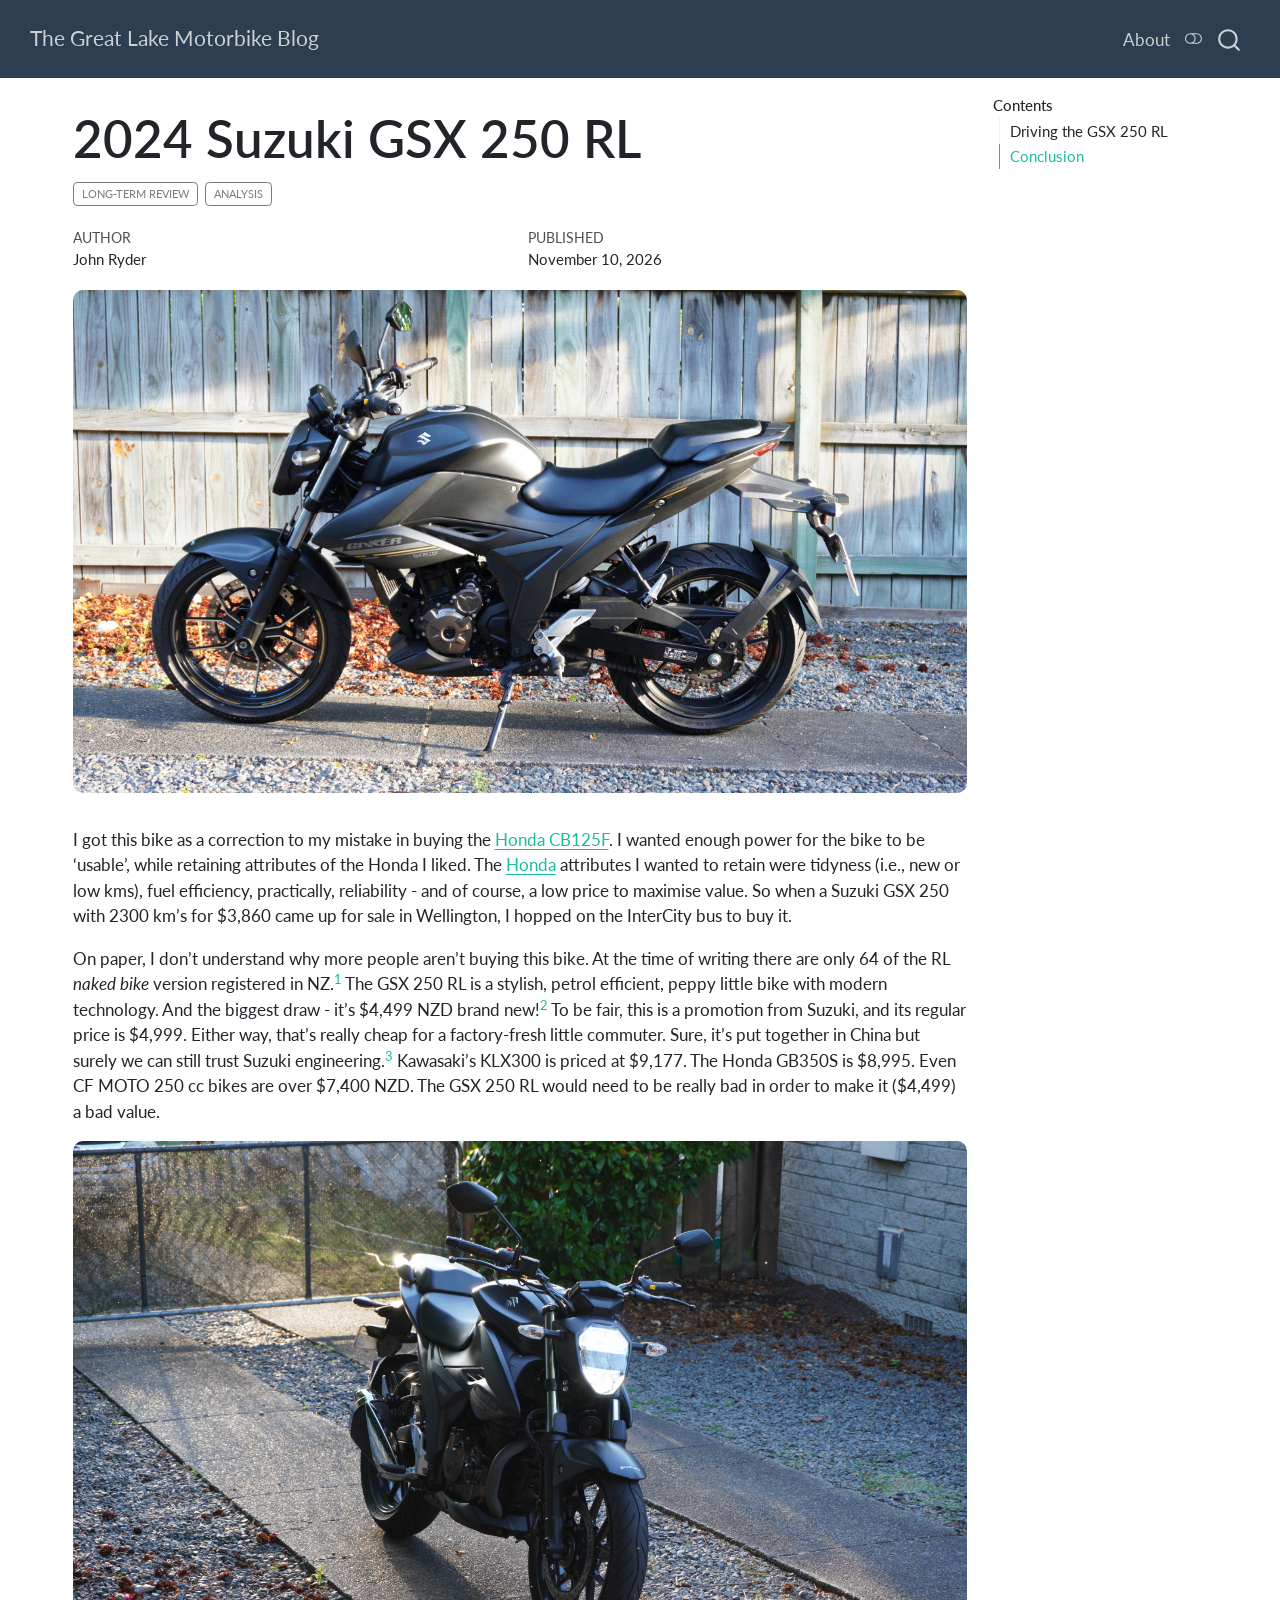
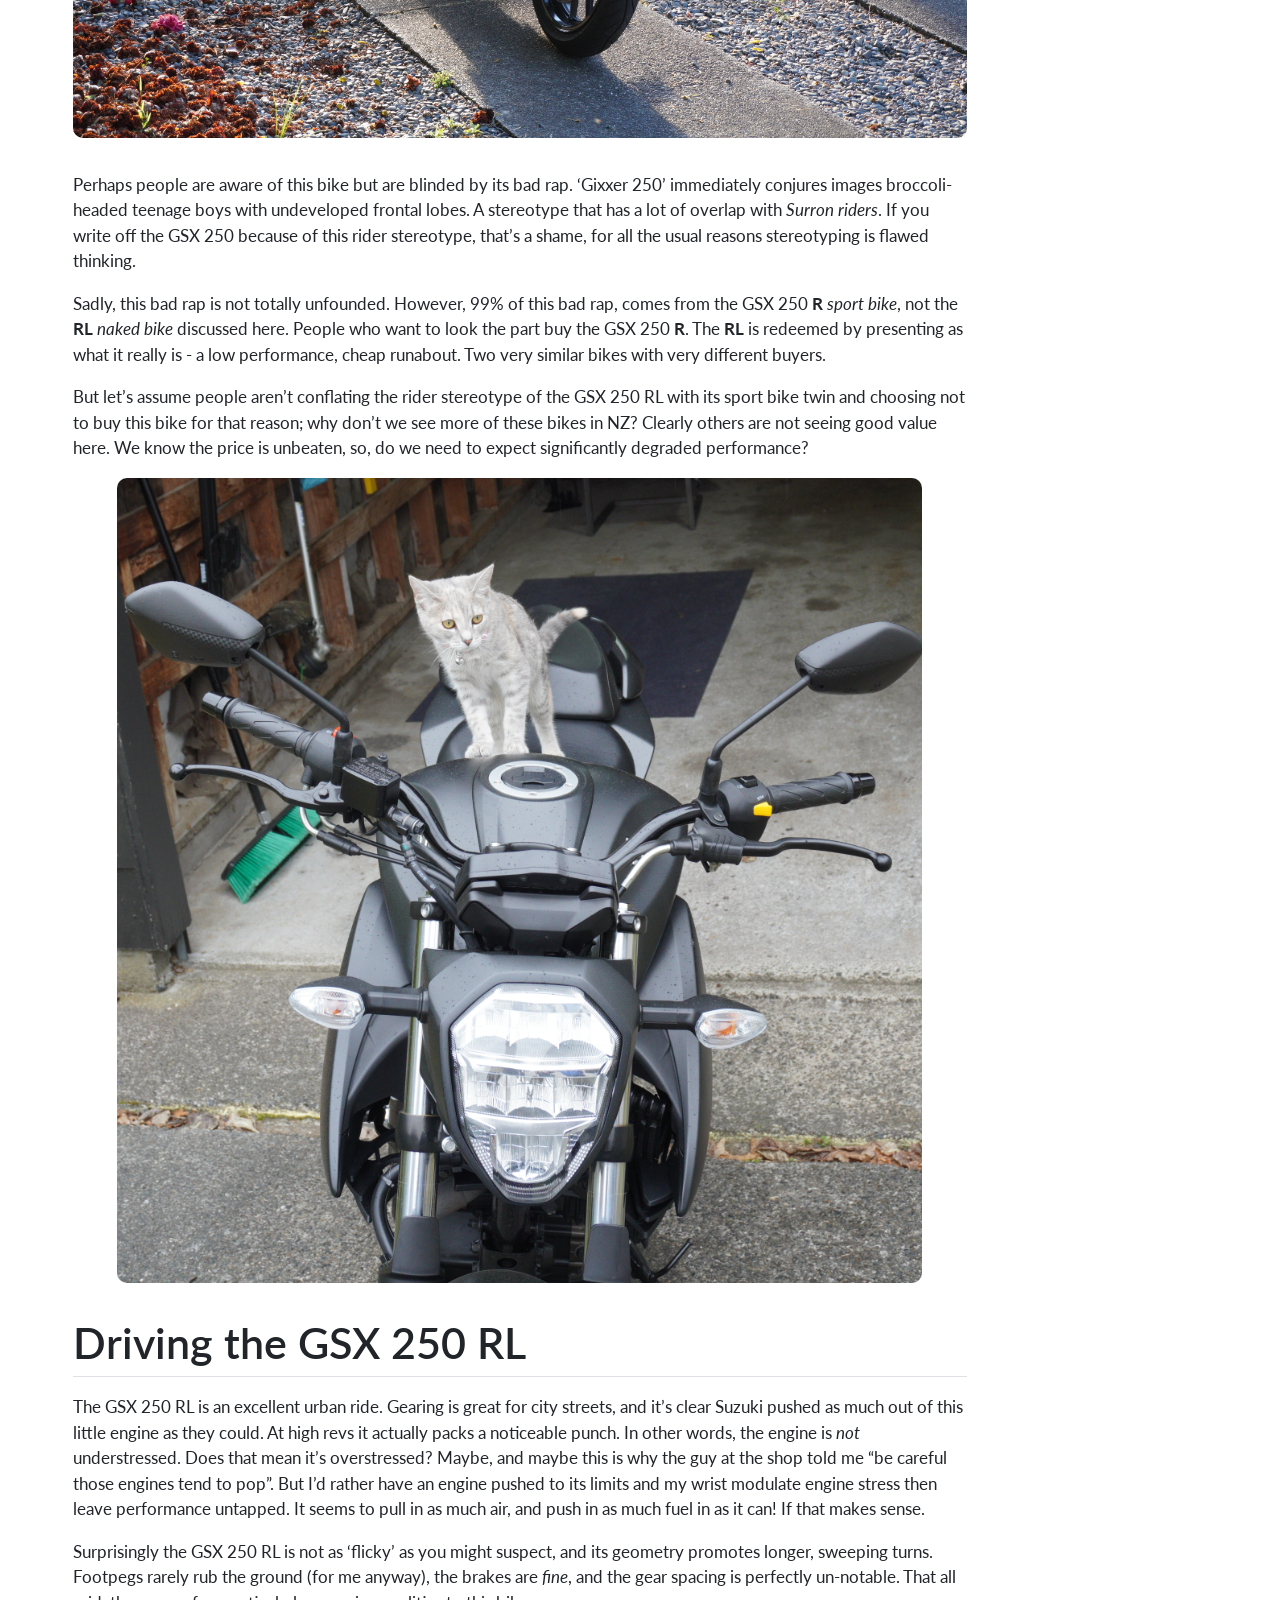
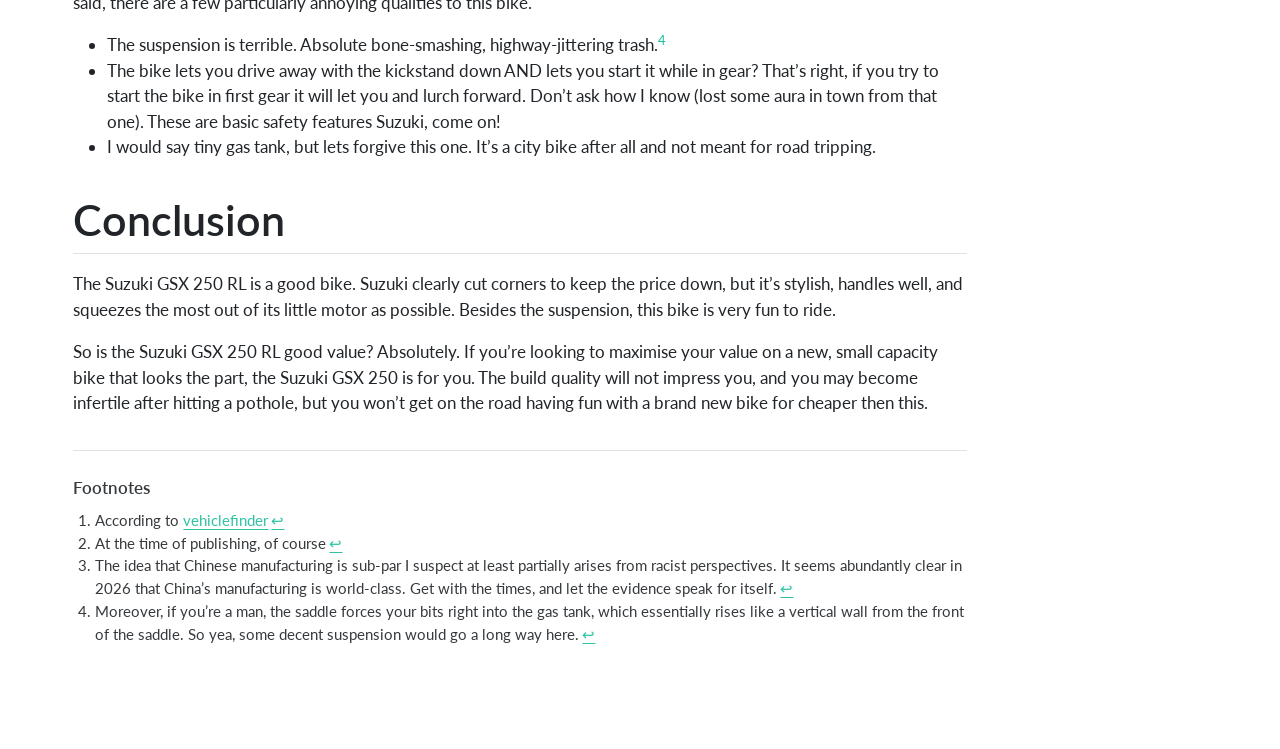
<file: compiled_html_site/posts/suzuki_gixxer_250/index.html>
<!DOCTYPE html>
<html xmlns="http://www.w3.org/1999/xhtml" lang="en" xml:lang="en"><head>

<meta charset="utf-8">
<meta name="generator" content="quarto-1.11.9">

<meta name="viewport" content="width=device-width, initial-scale=1.0, user-scalable=yes">

<meta name="author" content="John Ryder">
<meta name="dcterms.date" content="2026-11-10">

<title>2024 Suzuki GSX 250 RL – The Great Lake Motorbike Blog</title>
<style>
/* Default styles provided by pandoc.
** See https://pandoc.org/MANUAL.html#variables-for-html for config info.
*/
span.smallcaps{font-variant: small-caps;}
div.columns{display: flex; gap: 1.5em;}
div.column{flex: auto;}
@media screen {
div.columns{gap: min(4vw, 1.5em);}
div.column{overflow-x: auto;}
}
div.hanging-indent{margin-left: 1.5em; text-indent: -1.5em;}
ul.task-list{list-style: none;}
ul.task-list li input[type="checkbox"] {
  width: 0.8em;
  margin: 0 0.8em 0.2em -1em; /* quarto-specific, see https://github.com/quarto-dev/quarto-cli/issues/4556 */ 
  vertical-align: middle;
}
</style>


<script src="../../site_libs/quarto-nav/quarto-nav.js"></script>
<script src="../../site_libs/quarto-nav/headroom.min.js"></script>
<script src="../../site_libs/clipboard/clipboard.min.js"></script>
<script src="../../site_libs/quarto-search/autocomplete.umd.js"></script>
<script src="../../site_libs/quarto-search/fuse.min.js"></script>
<script src="../../site_libs/quarto-search/quarto-search.js"></script>
<meta name="quarto:offset" content="../../">
<link href="../../images/favicon.png" rel="icon" type="image/png">
<script src="../../site_libs/quarto-html/quarto.js" type="module"></script>
<script src="../../site_libs/quarto-html/tabsets/tabsets.js" type="module"></script>
<script src="../../site_libs/quarto-html/scrollable-regions/scrollable-regions.js" type="module"></script>
<script src="../../site_libs/quarto-html/popper.min.js"></script>
<script src="../../site_libs/quarto-html/tippy.umd.min.js"></script>
<script src="../../site_libs/quarto-html/anchor.min.js"></script>
<link href="../../site_libs/quarto-html/tippy.css" rel="stylesheet">
<link href="../../site_libs/quarto-html/quarto-syntax-highlighting-63b5708e65d6cd79cd7618c58d0c21e7.css" rel="stylesheet" class="quarto-color-scheme" id="quarto-text-highlighting-styles">
<link href="../../site_libs/quarto-html/quarto-syntax-highlighting-dark-447e42e69aaa9833c0ba1b986f430b20.css" rel="stylesheet" class="quarto-color-scheme quarto-color-alternate" id="quarto-text-highlighting-styles">
<link href="../../site_libs/quarto-html/quarto-syntax-highlighting-63b5708e65d6cd79cd7618c58d0c21e7.css" rel="stylesheet" class="quarto-color-scheme-extra" id="quarto-text-highlighting-styles">
<script src="../../site_libs/bootstrap/bootstrap.min.js"></script>
<link href="../../site_libs/bootstrap/bootstrap-icons.css" rel="stylesheet">
<link href="../../site_libs/bootstrap/bootstrap-4528e7617473cb5f12e0a450038d2ed3.min.css" rel="stylesheet" append-hash="true" class="quarto-color-scheme" id="quarto-bootstrap" data-mode="light">
<link href="../../site_libs/bootstrap/bootstrap-dark-ad3c2f2c62330d2ae5d227cef7ee82ed.min.css" rel="stylesheet" append-hash="true" class="quarto-color-scheme quarto-color-alternate" id="quarto-bootstrap" data-mode="dark">
<link href="../../site_libs/bootstrap/bootstrap-4528e7617473cb5f12e0a450038d2ed3.min.css" rel="stylesheet" append-hash="true" class="quarto-color-scheme-extra" id="quarto-bootstrap" data-mode="light">
<script id="quarto-search-options" type="application/json">{
  "location": "navbar",
  "copy-button": false,
  "collapse-after": 3,
  "panel-placement": "end",
  "type": "overlay",
  "limit": 50,
  "keyboard-shortcut": [
    "f",
    "/",
    "s"
  ],
  "show-item-context": false,
  "language": {
    "search-no-results-text": "No results",
    "search-matching-documents-text": "matching documents",
    "search-copy-link-title": "Copy link to search",
    "search-hide-matches-text": "Hide additional matches",
    "search-more-match-text": "more match in this document",
    "search-more-matches-text": "more matches in this document",
    "search-clear-button-title": "Clear",
    "search-text-placeholder": "",
    "search-detached-cancel-button-title": "Cancel",
    "search-submit-button-title": "Submit",
    "search-label": "Search"
  }
}</script>
<style>html{ scroll-behavior: smooth; }</style>


</head>

<body class="nav-fixed quarto-light"><a id="quarto-skip-link" class="visually-hidden-focusable" href="#quarto-document-content">Skip to main content</a><script id="quarto-html-before-body" type="application/javascript">
    const toggleBodyColorMode = (bsSheetEl) => {
      const mode = bsSheetEl.getAttribute("data-mode");
      const bodyEl = window.document.querySelector("body");
      if (mode === "dark") {
        bodyEl.classList.add("quarto-dark");
        bodyEl.classList.remove("quarto-light");
      } else {
        bodyEl.classList.add("quarto-light");
        bodyEl.classList.remove("quarto-dark");
      }
    }
    const toggleBodyColorPrimary = () => {
      const bsSheetEl = window.document.querySelector("link#quarto-bootstrap:not([rel=disabled-stylesheet])");
      if (bsSheetEl) {
        toggleBodyColorMode(bsSheetEl);
      }
    }
    const setColorSchemeToggle = (alternate) => {
      const toggles = window.document.querySelectorAll('.quarto-color-scheme-toggle');
      for (let i=0; i < toggles.length; i++) {
        const toggle = toggles[i];
        if (toggle) {
          toggle.setAttribute("aria-checked", alternate ? "true" : "false");
          if (alternate) {
            toggle.classList.add("alternate");
          } else {
            toggle.classList.remove("alternate");
          }
        }
      }
    };
    const toggleColorMode = (alternate) => {
      // Switch the stylesheets
      const primaryStylesheets = window.document.querySelectorAll('link.quarto-color-scheme:not(.quarto-color-alternate)');
      const alternateStylesheets = window.document.querySelectorAll('link.quarto-color-scheme.quarto-color-alternate');
      manageTransitions('#quarto-margin-sidebar .nav-link', false);
      if (alternate) {
        // note: dark is layered on light, we don't disable primary!
        enableStylesheet(alternateStylesheets);
        for (const sheetNode of alternateStylesheets) {
          if (sheetNode.id === "quarto-bootstrap") {
            toggleBodyColorMode(sheetNode);
          }
        }
      } else {
        disableStylesheet(alternateStylesheets);
        enableStylesheet(primaryStylesheets)
        toggleBodyColorPrimary();
      }
      manageTransitions('#quarto-margin-sidebar .nav-link', true);
      // Switch the toggles
      setColorSchemeToggle(alternate)
    }
    // Hack to workaround the fact that safari doesn't
    // properly recolor the scrollbar when toggling (#1455).
    // Not run on load: stylesheets are set before first paint there, and
    // scrolling would undo the scroll to a URL fragment (#14973).
    // The one pixel nudge keeps the reader where they were.
    const refreshSafariScrollbar = () => {
      if (navigator.userAgent.indexOf('Safari') > 0 && navigator.userAgent.indexOf('Chrome') == -1) {
        manageTransitions("body", false);
        const scrollY = window.scrollY;
        window.scrollTo(0, scrollY > 0 ? scrollY - 1 : 1);
        setTimeout(() => {
          window.scrollTo(0, scrollY);
          manageTransitions("body", true);
        }, 40);
      }
    }
    const disableStylesheet = (stylesheets) => {
      for (let i=0; i < stylesheets.length; i++) {
        const stylesheet = stylesheets[i];
        stylesheet.rel = 'disabled-stylesheet';
      }
    }
    const enableStylesheet = (stylesheets) => {
      for (let i=0; i < stylesheets.length; i++) {
        const stylesheet = stylesheets[i];
        if(stylesheet.rel !== 'stylesheet') { // for Chrome, which will still FOUC without this check
          stylesheet.rel = 'stylesheet';
        }
      }
    }
    const manageTransitions = (selector, allowTransitions) => {
      const els = window.document.querySelectorAll(selector);
      for (let i=0; i < els.length; i++) {
        const el = els[i];
        if (allowTransitions) {
          el.classList.remove('notransition');
        } else {
          el.classList.add('notransition');
        }
      }
    }
    const isFileUrl = () => {
      return window.location.protocol === 'file:';
    }
    const hasAlternateSentinel = () => {
      let styleSentinel = getColorSchemeSentinel();
      if (styleSentinel !== null) {
        return styleSentinel === "alternate";
      } else {
        return false;
      }
    }
    const setStyleSentinel = (alternate) => {
      const value = alternate ? "alternate" : "default";
      if (!isFileUrl()) {
        window.localStorage.setItem("quarto-color-scheme", value);
      } else {
        localAlternateSentinel = value;
      }
    }
    const getColorSchemeSentinel = () => {
      if (!isFileUrl()) {
        const storageValue = window.localStorage.getItem("quarto-color-scheme");
        return storageValue != null ? storageValue : localAlternateSentinel;
      } else {
        return localAlternateSentinel;
      }
    }
    const toggleGiscusIfUsed = (isAlternate, darkModeDefault) => {
      const baseTheme = document.querySelector('#giscus-base-theme')?.value ?? 'light';
      const alternateTheme = document.querySelector('#giscus-alt-theme')?.value ?? 'dark';
      let newTheme = '';
      if(authorPrefersDark) {
        newTheme = isAlternate ? baseTheme : alternateTheme;
      } else {
        newTheme = isAlternate ? alternateTheme : baseTheme;
      }
      const changeGiscusTheme = () => {
        // From: https://github.com/giscus/giscus/issues/336
        const sendMessage = (message) => {
          const iframe = document.querySelector('iframe.giscus-frame');
          if (!iframe) return;
          iframe.contentWindow.postMessage({ giscus: message }, 'https://giscus.app');
        }
        sendMessage({
          setConfig: {
            theme: newTheme
          }
        });
      }
      const isGiscussLoaded = window.document.querySelector('iframe.giscus-frame') !== null;
      if (isGiscussLoaded) {
        changeGiscusTheme();
      }
    };
    const authorPrefersDark = false;
    const darkModeDefault = authorPrefersDark;
      document.querySelector('link#quarto-text-highlighting-styles.quarto-color-scheme-extra').rel = 'disabled-stylesheet';
      document.querySelector('link#quarto-bootstrap.quarto-color-scheme-extra').rel = 'disabled-stylesheet';
    let localAlternateSentinel = darkModeDefault ? 'alternate' : 'default';
    // Dark / light mode switch
    window.quartoToggleColorScheme = () => {
      // Read the current dark / light value
      let toAlternate = !hasAlternateSentinel();
      toggleColorMode(toAlternate);
      refreshSafariScrollbar();
      setStyleSentinel(toAlternate);
      toggleGiscusIfUsed(toAlternate, darkModeDefault);
      window.dispatchEvent(new Event('resize'));
    };
    // Switch to dark mode if need be
    if (hasAlternateSentinel()) {
      toggleColorMode(true);
    } else {
      toggleColorMode(false);
    }
  </script>

<div id="quarto-search-results"></div>
  <header id="quarto-header" class="headroom fixed-top">
    <nav class="navbar navbar-expand-lg " data-bs-theme="dark" aria-label="Site">
      <div class="navbar-container container-fluid">
      <div class="navbar-brand-container mx-auto">
    <a class="navbar-brand" href="../../index.html">
    <span class="navbar-title">The Great Lake Motorbike Blog</span>
    </a>
  </div>
          <button class="navbar-toggler" type="button" data-bs-toggle="collapse" data-bs-target="#navbarCollapse" aria-controls="navbarCollapse" aria-expanded="false" aria-label="Toggle navigation" onclick="if (window.quartoToggleHeadroom) { window.quartoToggleHeadroom(); }">
  <span class="navbar-toggler-icon"></span>
</button>
          <div class="collapse navbar-collapse" id="navbarCollapse">
            <ul class="navbar-nav navbar-nav-scroll ms-auto">
  <li class="nav-item">
    <a class="nav-link" href="../../about.html"> 
<span class="menu-text">About</span></a>
  </li>  
</ul>
          </div> <!-- /navcollapse -->
            <div class="quarto-navbar-tools">
  <button type="button" role="switch" aria-checked="false" class="quarto-color-scheme-toggle quarto-navigation-tool  px-1" onclick="window.quartoToggleColorScheme(); return false;" title="Toggle dark mode" aria-label="Toggle dark mode"><i class="bi"></i></button>
</div>
            <div id="quarto-search" class="" title="Search"></div>
      </div> <!-- /container-fluid -->
    </nav>
</header>
<!-- content -->
<div id="quarto-content" class="quarto-container page-columns page-rows-contents page-layout-full page-navbar">
<!-- sidebar -->
<!-- margin-sidebar -->
    <div id="quarto-margin-sidebar" class="sidebar margin-sidebar">
        <nav id="TOC" role="doc-toc" aria-labelledby="toc-title" class="toc-active">
    <h2 id="toc-title">Contents</h2>
   
  <ul>
  <li><a href="#driving-the-gsx-250-rl" id="toc-driving-the-gsx-250-rl" class="nav-link active" data-scroll-target="#driving-the-gsx-250-rl">Driving the GSX 250 RL</a></li>
  <li><a href="#conclusion" id="toc-conclusion" class="nav-link" data-scroll-target="#conclusion">Conclusion</a></li>
  </ul>
</nav>
    </div>
<!-- main -->
<main class="content column-page-left" id="quarto-document-content" tabindex="-1">


<header id="title-block-header" class="quarto-title-block default">
<div class="quarto-title">
<h1 class="title">2024 Suzuki GSX 250 RL</h1>
  <div class="quarto-categories">
    <div class="quarto-category">long-term review</div>
    <div class="quarto-category">analysis</div>
  </div>
  </div>



<div class="quarto-title-meta column-page-left">

    <div>
    <div class="quarto-title-meta-heading">Author</div>
    <div class="quarto-title-meta-contents">
             <p>John Ryder </p>
          </div>
  </div>
    
    <div>
    <div class="quarto-title-meta-heading">Published</div>
    <div class="quarto-title-meta-contents">
      <p class="date">November 10, 2026</p>
    </div>
  </div>
  
    
  </div>
  


</header>


<div class="quarto-figure quarto-figure-center">
<figure class="figure">
<p><img src="../../images/DSC03851.JPEG" class="img-fluid quarto-figure quarto-figure-center figure-img" style="width:100.0%"></p>
</figure>
</div>
<p>I got this bike as a correction to my mistake in buying the <a href="../../posts/honda_cb125f/index.html">Honda CB125F</a>. I wanted enough power for the bike to be ‘usable’, while retaining attributes of the Honda I liked. The <a href="../../posts/honda_cb125f/index.html">Honda</a> attributes I wanted to retain were tidyness (i.e., new or low kms), fuel efficiency, practically, reliability - and of course, a low price to maximise value. So when a Suzuki GSX 250 with 2300 km’s for $3,860 came up for sale in Wellington, I hopped on the InterCity bus to buy it.</p>
<p>On paper, I don’t understand why more people aren’t buying this bike. At the time of writing there are only 64 of the RL <em>naked bike</em> version registered in NZ.<a href="#fn1" class="footnote-ref" id="fnref1" role="doc-noteref"><sup>1</sup></a> The GSX 250 RL is a stylish, petrol efficient, peppy little bike with modern technology. And the biggest draw - it’s $4,499 NZD brand new!<a href="#fn2" class="footnote-ref" id="fnref2" role="doc-noteref"><sup>2</sup></a> To be fair, this is a promotion from Suzuki, and its regular price is $4,999. Either way, that’s really cheap for a factory-fresh little commuter. Sure, it’s put together in China but surely we can still trust Suzuki engineering.<a href="#fn3" class="footnote-ref" id="fnref3" role="doc-noteref"><sup>3</sup></a> Kawasaki’s KLX300 is priced at $9,177. The Honda GB350S is $8,995. Even CF MOTO 250 cc bikes are over $7,400 NZD. The GSX 250 RL would need to be really bad in order to make it ($4,499) a bad value.</p>
<div class="quarto-figure quarto-figure-center">
<figure class="figure">
<p><img src="../../images/DSC03860.JPEG" class="img-fluid quarto-figure quarto-figure-center figure-img" style="width:100.0%"></p>
</figure>
</div>
<p>Perhaps people are aware of this bike but are blinded by its bad rap. ‘Gixxer 250’ immediately conjures images broccoli-headed teenage boys with undeveloped frontal lobes. A stereotype that has a lot of overlap with <em>Surron riders</em>. If you write off the GSX 250 because of this rider stereotype, that’s a shame, for all the usual reasons stereotyping is flawed thinking.</p>
<p>Sadly, this bad rap is not totally unfounded. However, 99% of this bad rap, comes from the GSX 250 <strong>R</strong> <em>sport bike</em>, not the <strong>RL</strong> <em>naked bike</em> discussed here. People who want to look the part buy the GSX 250 <strong>R</strong>. The <strong>RL</strong> is redeemed by presenting as what it really is - a low performance, cheap runabout. Two very similar bikes with very different buyers.</p>
<p>But let’s assume people aren’t conflating the rider stereotype of the GSX 250 RL with its sport bike twin and choosing not to buy this bike for that reason; why don’t we see more of these bikes in NZ? Clearly others are not seeing good value here. We know the price is unbeaten, so, do we need to expect significantly degraded performance?</p>
<div class="quarto-figure quarto-figure-center">
<figure class="figure">
<p><img src="../../images/DSC03569.JPEG" class="img-fluid quarto-figure quarto-figure-center figure-img" style="width:90.0%"></p>
</figure>
</div>
<section id="driving-the-gsx-250-rl" class="level2">
<h2 class="anchored" data-anchor-id="driving-the-gsx-250-rl">Driving the GSX 250 RL</h2>
<p>The GSX 250 RL is an excellent urban ride. Gearing is great for city streets, and it’s clear Suzuki pushed as much out of this little engine as they could. At high revs it actually packs a noticeable punch. In other words, the engine is <em>not</em> understressed. Does that mean it’s overstressed? Maybe, and maybe this is why the guy at the shop told me “be careful those engines tend to pop”. But I’d rather have an engine pushed to its limits and my wrist modulate engine stress then leave performance untapped. It seems to pull in as much air, and push in as much fuel in as it can! If that makes sense.</p>
<p>Surprisingly the GSX 250 RL is not as ‘flicky’ as you might suspect, and its geometry promotes longer, sweeping turns. Footpegs rarely rub the ground (for me anyway), the brakes are <em>fine</em>, and the gear spacing is perfectly un-notable. That all said, there are a few particularly annoying qualities to this bike.</p>
<ul>
<li>The suspension is terrible. Absolute bone-smashing, highway-jittering trash.<a href="#fn4" class="footnote-ref" id="fnref4" role="doc-noteref"><sup>4</sup></a></li>
<li>The bike lets you drive away with the kickstand down AND lets you start it while in gear? That’s right, if you try to start the bike in first gear it will let you and lurch forward. Don’t ask how I know (lost some aura in town from that one). These are basic safety features Suzuki, come on!</li>
<li>I would say tiny gas tank, but lets forgive this one. It’s a city bike after all and not meant for road tripping.</li>
</ul>
</section>
<section id="conclusion" class="level2">
<h2 class="anchored" data-anchor-id="conclusion">Conclusion</h2>
<p>The Suzuki GSX 250 RL is a good bike. Suzuki clearly cut corners to keep the price down, but it’s stylish, handles well, and squeezes the most out of its little motor as possible. Besides the suspension, this bike is very fun to ride.</p>
<p>So is the Suzuki GSX 250 RL good value? Absolutely. If you’re looking to maximise your value on a new, small capacity bike that looks the part, the Suzuki GSX 250 is for you. The build quality will not impress you, and you may become infertile after hitting a pothole, but you won’t get on the road having fun with a brand new bike for cheaper then this.</p>
<script src="https://giscus.app/client.js" data-repo="johnryder1998/quarto_motorbike_blog" data-repo-id="R_kgDOSxe2MA" data-category="General" data-category-id="DIC_kwDOSxe2MM4DFp4n" data-mapping="url" data-strict="0" data-reactions-enabled="1" data-emit-metadata="0" data-input-position="top" data-theme="preferred_color_scheme" data-lang="en" crossorigin="anonymous" async="">
</script>


</section>


<div id="quarto-appendix" class="default"><section id="footnotes" class="footnotes footnotes-end-of-document" role="doc-endnotes"><h2 class="anchored quarto-appendix-heading">Footnotes</h2>

<ol>
<li id="fn1"><p>According to <a href="https://vehiclefinder.co.nz/">vehiclefinder</a><a href="#fnref1" class="footnote-back" role="doc-backlink">↩︎</a></p></li>
<li id="fn2"><p>At the time of publishing, of course<a href="#fnref2" class="footnote-back" role="doc-backlink">↩︎</a></p></li>
<li id="fn3"><p>The idea that Chinese manufacturing is sub-par I suspect at least partially arises from racist perspectives. It seems abundantly clear in 2026 that China’s manufacturing is world-class. Get with the times, and let the evidence speak for itself.<a href="#fnref3" class="footnote-back" role="doc-backlink">↩︎</a></p></li>
<li id="fn4"><p>Moreover, if you’re a man, the saddle forces your bits right into the gas tank, which essentially rises like a vertical wall from the front of the saddle. So yea, some decent suspension would go a long way here.<a href="#fnref4" class="footnote-back" role="doc-backlink">↩︎</a></p></li>
</ol>
</section></div></main> <!-- /main -->
<!-- Cloudflare Web Analytics --><script type="module" src="https://static.cloudflareinsights.com/beacon.min.js" data-cf-beacon="{&quot;token&quot;: &quot;650880643fb54b8184fe702fe80b87cb&quot;}"></script><!-- End Cloudflare Web Analytics -->
<script id="quarto-html-after-body" type="application/javascript">
  window.document.addEventListener("DOMContentLoaded", function (event) {
    // Ensure there is a toggle, if there isn't float one in the top right
    if (window.document.querySelector('.quarto-color-scheme-toggle') === null) {
      const toggle = window.document.createElement('button');
      toggle.type = "button";
      toggle.setAttribute("role", "switch");
      toggle.setAttribute("aria-checked", "false");
      toggle.classList.add('top-right');
      toggle.classList.add('quarto-color-scheme-toggle');
      toggle.setAttribute("aria-label", "Toggle dark mode");
      toggle.onclick = function() { try { window.quartoToggleColorScheme(); } catch {} return false; };
      const i = window.document.createElement("i");
      i.classList.add('bi');
      toggle.appendChild(i);
      // Put the toggle in a landmark of its own, so that landmark navigation
      // can reach it.
      //
      // The container is always a fresh direct child of body, and the toggle is
      // never moved into page furniture that the theme or the author controls.
      // The toggle is positioned against the page, so any ancestor that
      // establishes a containing block captures it: a positioned element or a
      // grid for position: absolute, and transform, filter, will-change or
      // contain for position: fixed. A direct child of body has none of these
      // to inherit, and the shift when one appears is silent and visual.
      //
      // ARIA says a document should have at most one banner, and axe reports a
      // duplicate whether or not the banners carry distinct labels. So use a
      // header when the page has no banner yet, and a named region otherwise.
      //
      // A header is a banner wherever it sits, unless it is inside sectioning
      // content, so this cannot just look at the children of body: a custom
      // page layout wraps the title block header in a plain div. An explicit
      // role="banner" always counts.
      const sectioning = 'article, aside, main, nav, section, [role="article"], [role="complementary"], [role="main"], [role="navigation"], [role="region"]';
      const hasBanner = Array.from(
        window.document.querySelectorAll('header:not([role]), [role="banner"]')
      ).some(function(el) {
        return el.hasAttribute("role") || el.closest(sectioning) === null;
      });
      const container = window.document.createElement(hasBanner ? "div" : "header");
      if (hasBanner) {
        container.setAttribute("role", "region");
        container.setAttribute("aria-label", "Toggle dark mode");
      }
      container.classList.add('quarto-color-scheme-toggle-container');
      container.appendChild(toggle);
      window.document.body.appendChild(container);
    }
    setColorSchemeToggle(hasAlternateSentinel())
    const icon = "";
    const anchorJS = new window.AnchorJS();
    anchorJS.options = {
      placement: 'right',
      icon: icon
    };
    anchorJS.add('.anchored');
    const isCodeAnnotation = (el) => {
      for (const clz of el.classList) {
        if (clz.startsWith('code-annotation-')) {                     
          return true;
        }
      }
      return false;
    }
    const onCopySuccess = function(e) {
      // button target
      const button = e.trigger;
      // don't keep focus
      button.blur();
      // flash "checked"
      button.classList.add('code-copy-button-checked');
      var currentTitle = button.getAttribute("title");
      button.setAttribute("title", "Copied!");
      let tooltip;
      if (window.bootstrap) {
        button.setAttribute("data-bs-toggle", "tooltip");
        button.setAttribute("data-bs-placement", "left");
        button.setAttribute("data-bs-title", "Copied!");
        tooltip = new bootstrap.Tooltip(button, 
          { trigger: "manual", 
            customClass: "code-copy-button-tooltip",
            offset: [0, -8]});
        tooltip.show();    
      }
      setTimeout(function() {
        if (tooltip) {
          tooltip.hide();
          button.removeAttribute("data-bs-title");
          button.removeAttribute("data-bs-toggle");
          button.removeAttribute("data-bs-placement");
        }
        button.setAttribute("title", currentTitle);
        button.classList.remove('code-copy-button-checked');
      }, 1000);
      // clear code selection
      e.clearSelection();
    }
    const getTextToCopy = function(trigger) {
      const outerScaffold = trigger.parentElement.cloneNode(true);
      const codeEl = outerScaffold.querySelector('code');
      for (const childEl of codeEl.children) {
        if (isCodeAnnotation(childEl)) {
          childEl.remove();
        }
      }
      return codeEl.innerText;
    }
    const clipboard = new window.ClipboardJS('.code-copy-button:not([data-in-quarto-modal])', {
      text: getTextToCopy
    });
    clipboard.on('success', onCopySuccess);
    if (window.document.getElementById('quarto-embedded-source-code-modal')) {
      const clipboardModal = new window.ClipboardJS('.code-copy-button[data-in-quarto-modal]', {
        text: getTextToCopy,
        container: window.document.getElementById('quarto-embedded-source-code-modal')
      });
      clipboardModal.on('success', onCopySuccess);
    }
      var localhostRegex = new RegExp(/^(?:http|https):\/\/localhost\:?[0-9]*\//);
      var mailtoRegex = new RegExp(/^mailto:/);
        var filterRegex = new RegExp("https:\/\/your-website-url\.example\.com");
      var isInternal = (href) => {
          return filterRegex.test(href) || localhostRegex.test(href) || mailtoRegex.test(href);
      }
      // Inspect non-navigation links and adorn them if external
      window.quartoDecorateExternalLinks = function (root) {
     var links = (root || window.document).querySelectorAll('a[href]:not(.nav-link):not(.navbar-brand):not(.toc-action):not(.sidebar-link):not(.sidebar-item-toggle):not(.pagination-link):not(.no-external):not([aria-hidden]):not(.dropdown-item):not(.quarto-navigation-tool):not(.about-link)');
      for (var i=0; i<links.length; i++) {
        const link = links[i];
        if (!isInternal(link.href)) {
          // undo the damage that might have been done by quarto-nav.js in the case of
          // links that we want to consider external
          if (link.dataset.originalHref !== undefined) {
            link.href = link.dataset.originalHref;
          }
          if (!link.classList.contains('no-external-icon')) {
          }
        }
      }
      };
      window.quartoDecorateExternalLinks(window.document);
    // Esc closes the popup (WCAG 1.4.13) and focus leaving both trigger and
    // popup closes it (WCAG 2.4.11); tippy handles neither for interactive popups.
    const hideOnEscAndFocusOut = {
      name: 'hideOnEscAndFocusOut',
      defaultValue: true,
      fn(instance) {
        const dismiss = () => {
          // A show scheduled by the trigger delay would otherwise reopen it
          instance.clearDelayTimeouts();
          instance.hide();
        };
        const onKeyDown = (event) => {
          if (event.key !== 'Escape') {
            return;
          }
          // Keep Esc from also reaching page handlers (e.g. reveal.js overview),
          // except an open reveal.js slide menu, which Esc should close too.
          // The menu handles keys only when its keyboard option is on.
          const menuHandlesEsc = window.Reveal?.getPlugin?.('menu')?.isOpen() &&
            window.Reveal.getConfig().menu?.keyboard !== false;
          if (!menuHandlesEsc) {
            event.stopPropagation();
          }
          if (instance.popper.contains(window.document.activeElement)) {
            // Disabled while refocusing so the focus trigger does not reopen it
            instance.disable();
            instance.reference.focus();
            instance.enable();
          }
          dismiss();
        };
        const onFocusOut = (event) => {
          const target = event.relatedTarget;
          if (target && !instance.reference.contains(target) &&
              !instance.popper.contains(target)) {
            dismiss();
          }
        };
        // On the trigger too: a click trigger (code-annotations: select) has no
        // blur handling. Attached for the instance's lifetime so leaving the
        // trigger also cancels a show still pending on the trigger delay.
        instance.reference.addEventListener('focusout', onFocusOut);
        return {
          onShow() {
            window.document.addEventListener('keydown', onKeyDown, true);
            instance.popper.addEventListener('focusout', onFocusOut);
          },
          onHide() {
            window.document.removeEventListener('keydown', onKeyDown, true);
            instance.popper.removeEventListener('focusout', onFocusOut);
          },
          onDestroy() {
            instance.reference.removeEventListener('focusout', onFocusOut);
          },
        };
      },
    };
    function tippyHover(el, contentFn, onTriggerFn, onUntriggerFn) {
      const config = {
        allowHTML: true,
        maxWidth: 500,
        delay: 100,
        arrow: false,
        appendTo: function(el) {
            return el.parentElement;
        },
        interactive: true,
        interactiveBorder: 10,
        theme: 'quarto',
        placement: 'bottom-start',
        plugins: [hideOnEscAndFocusOut],
      };
      if (contentFn) {
        config.content = contentFn;
      }
      if (onTriggerFn) {
        config.onTrigger = onTriggerFn;
      }
      if (onUntriggerFn) {
        config.onUntrigger = onUntriggerFn;
      }
      window.tippy(el, config); 
    }
    const noterefs = window.document.querySelectorAll('a[role="doc-noteref"]');
    for (var i=0; i<noterefs.length; i++) {
      const ref = noterefs[i];
      tippyHover(ref, function() {
        // use id or data attribute instead here
        let href = ref.getAttribute('data-footnote-href') || ref.getAttribute('href');
        try { href = new URL(href).hash; } catch {}
        const id = href.replace(/^#\/?/, "");
        const note = window.document.getElementById(id);
        if (note) {
          return note.innerHTML;
        } else {
          return "";
        }
      });
    }
    const xrefs = window.document.querySelectorAll('a.quarto-xref');
    const processXRef = (id, note) => {
      // Strip column container classes
      const stripColumnClz = (el) => {
        el.classList.remove("page-full", "page-columns");
        if (el.children) {
          for (const child of el.children) {
            stripColumnClz(child);
          }
        }
      }
      stripColumnClz(note)
      if (id === null || id.startsWith('sec-')) {
        // Special case sections, only their first couple elements
        const container = document.createElement("div");
        if (note.children && note.children.length > 2) {
          container.appendChild(note.children[0].cloneNode(true));
          for (let i = 1; i < note.children.length; i++) {
            const child = note.children[i];
            if (child.tagName === "P" && child.innerText === "") {
              continue;
            } else {
              container.appendChild(child.cloneNode(true));
              break;
            }
          }
          if (window.Quarto?.typesetMath) {
            window.Quarto.typesetMath(container);
          }
          return container.innerHTML
        } else {
          if (window.Quarto?.typesetMath) {
            window.Quarto.typesetMath(note);
          }
          return note.innerHTML;
        }
      } else {
        // Remove any anchor links if they are present
        const anchorLink = note.querySelector('a.anchorjs-link');
        if (anchorLink) {
          anchorLink.remove();
        }
        if (window.Quarto?.typesetMath) {
          window.Quarto.typesetMath(note);
        }
        if (note.classList.contains("callout")) {
          return note.outerHTML;
        } else {
          return note.innerHTML;
        }
      }
    }
    for (var i=0; i<xrefs.length; i++) {
      const xref = xrefs[i];
      tippyHover(xref, undefined, function(instance) {
        instance.disable();
        let url = xref.getAttribute('href');
        let hash = undefined; 
        if (url.startsWith('#')) {
          hash = url;
        } else {
          try { hash = new URL(url).hash; } catch {}
        }
        if (hash) {
          const id = hash.replace(/^#\/?/, "");
          const note = window.document.getElementById(id);
          if (note !== null) {
            try {
              const html = processXRef(id, note.cloneNode(true));
              instance.setContent(html);
            } finally {
              instance.enable();
              instance.show();
            }
          } else {
            // See if we can fetch this
            fetch(url.split('#')[0])
            .then(res => res.text())
            .then(html => {
              const parser = new DOMParser();
              const htmlDoc = parser.parseFromString(html, "text/html");
              const note = htmlDoc.getElementById(id);
              if (note !== null) {
                const html = processXRef(id, note);
                instance.setContent(html);
              } 
            }).finally(() => {
              instance.enable();
              instance.show();
            });
          }
        } else {
          // See if we can fetch a full url (with no hash to target)
          // This is a special case and we should probably do some content thinning / targeting
          fetch(url)
          .then(res => res.text())
          .then(html => {
            const parser = new DOMParser();
            const htmlDoc = parser.parseFromString(html, "text/html");
            const note = htmlDoc.querySelector('main.content');
            if (note !== null) {
              // This should only happen for chapter cross references
              // (since there is no id in the URL)
              // remove the first header
              if (note.children.length > 0 && note.children[0].tagName === "HEADER") {
                note.children[0].remove();
              }
              const html = processXRef(null, note);
              instance.setContent(html);
            } 
          }).finally(() => {
            instance.enable();
            instance.show();
          });
        }
      }, function(instance) {
      });
    }
        let selectedAnnoteEl;
        const selectorForAnnotation = ( cell, annotation) => {
          let cellAttr = 'data-code-cell="' + cell + '"';
          let lineAttr = 'data-code-annotation="' +  annotation + '"';
          const selector = 'span[' + cellAttr + '][' + lineAttr + ']';
          return selector;
        }
        const selectCodeLines = (annoteEl) => {
          const doc = window.document;
          const targetCell = annoteEl.getAttribute("data-target-cell");
          const targetAnnotation = annoteEl.getAttribute("data-target-annotation");
          const annoteSpan = window.document.querySelector(selectorForAnnotation(targetCell, targetAnnotation));
          const lines = annoteSpan.getAttribute("data-code-lines").split(",");
          const lineIds = lines.map((line) => {
            return targetCell + "-" + line;
          })
          // Each band is positioned against its own containing block, which is
          // not the offsetParent of the lines, so place it from client rects.
          const placeBand = (band, firstEl, lastEl, codeBlock) => {
            const container = band.offsetParent;
            if (container === null) {
              return;
            }
            const containerRect = container.getBoundingClientRect();
            // Reveal.js scales slides with a transform, so convert client
            // pixels back to the CSS pixels of the container.
            const scale = containerRect.height / container.offsetHeight || 1;
            const firstRect = firstEl.getBoundingClientRect();
            const lastRect = lastEl.getBoundingClientRect();
            const top = (firstRect.top - containerRect.top) / scale - container.clientTop + container.scrollTop;
            const height = (lastRect.bottom - firstRect.top) / scale;
            band.style.top = top - 2 + "px";
            band.style.height = height + 4 + "px";
            if (codeBlock) {
              // Without the copy button wrapper, the containing block is wider
              // than the code block, so span the code block explicitly.
              const blockRect = codeBlock.getBoundingClientRect();
              band.style.left = (blockRect.left - containerRect.left) / scale - container.clientLeft + container.scrollLeft + "px";
              band.style.width = blockRect.width / scale + "px";
            }
          };
          if (lineIds.length > 0) {
            const el = window.document.getElementById(lineIds[0]);
            const lastEl = window.document.getElementById(lineIds[lineIds.length - 1]);
            const parent = el.parentElement.parentElement;
            // cook up a div (if necessary) and position it
            let div = window.document.getElementById("code-annotation-line-highlight");
            if (div === null) {
              div = window.document.createElement("div");
              div.setAttribute("id", "code-annotation-line-highlight");
              div.style.position = 'absolute';
              parent.appendChild(div);
            }
            placeBand(div, el, lastEl, parent.closest("div.sourceCode") || parent);
            let gutterDiv = window.document.getElementById("code-annotation-line-highlight-gutter");
            if (gutterDiv === null) {
              gutterDiv = window.document.createElement("div");
              gutterDiv.setAttribute("id", "code-annotation-line-highlight-gutter");
              gutterDiv.style.position = 'absolute';
              const codeCell = window.document.getElementById(targetCell);
              const gutter = codeCell.querySelector('.code-annotation-gutter');
              gutter.appendChild(gutterDiv);
            }
            placeBand(gutterDiv, el, lastEl);
            selectedAnnoteEl = annoteEl;
          }
        };
        const unselectCodeLines = () => {
          const elementsIds = ["code-annotation-line-highlight", "code-annotation-line-highlight-gutter"];
          elementsIds.forEach((elId) => {
            const div = window.document.getElementById(elId);
            if (div) {
              div.remove();
            }
          });
          selectedAnnoteEl = undefined;
        };
          // Handle positioning of the toggle
      window.addEventListener(
        "resize",
        throttle(() => {
          elRect = undefined;
          if (selectedAnnoteEl) {
            selectCodeLines(selectedAnnoteEl);
          }
        }, 10)
      );
      function throttle(fn, ms) {
      let throttle = false;
      let timer;
        return (...args) => {
          if(!throttle) { // first call gets through
              fn.apply(this, args);
              throttle = true;
          } else { // all the others get throttled
              if(timer) clearTimeout(timer); // cancel #2
              timer = setTimeout(() => {
                fn.apply(this, args);
                timer = throttle = false;
              }, ms);
          }
        };
      }
        // Attach click handler to the DT
        const annoteDls = window.document.querySelectorAll('dt[data-target-cell]');
        for (const annoteDlNode of annoteDls) {
          annoteDlNode.addEventListener('click', (event) => {
            const clickedEl = event.target;
            if (clickedEl !== selectedAnnoteEl) {
              unselectCodeLines();
              const activeEl = window.document.querySelector('dt[data-target-cell].code-annotation-active');
              if (activeEl) {
                activeEl.classList.remove('code-annotation-active');
              }
              selectCodeLines(clickedEl);
              clickedEl.classList.add('code-annotation-active');
            } else {
              // Unselect the line
              unselectCodeLines();
              clickedEl.classList.remove('code-annotation-active');
            }
          });
        }
    const findCites = (el) => {
      const parentEl = el.parentElement;
      if (parentEl) {
        const cites = parentEl.dataset.cites;
        if (cites) {
          return {
            el,
            cites: cites.split(' ')
          };
        } else {
          return findCites(el.parentElement)
        }
      } else {
        return undefined;
      }
    };
    var bibliorefs = window.document.querySelectorAll('a[role="doc-biblioref"]');
    for (var i=0; i<bibliorefs.length; i++) {
      const ref = bibliorefs[i];
      const citeInfo = findCites(ref);
      if (citeInfo) {
        tippyHover(citeInfo.el, function() {
          var popup = window.document.createElement('div');
          citeInfo.cites.forEach(function(cite) {
            var citeDiv = window.document.createElement('div');
            citeDiv.classList.add('hanging-indent');
            citeDiv.classList.add('csl-entry');
            var biblioDiv = window.document.getElementById('ref-' + cite);
            if (biblioDiv) {
              citeDiv.innerHTML = biblioDiv.innerHTML;
            }
            popup.appendChild(citeDiv);
          });
          return popup.innerHTML;
        });
      }
    }
  });
  </script>
  <script type="application/javascript">
  window.quartoScrollableRegionsLabels = {"code":"Scrollable code","output":"Scrollable output"};
  </script>
</div> <!-- /content -->




<script src="../../site_libs/quarto-html/zenscroll-min.js"></script>
</body></html>
</file>
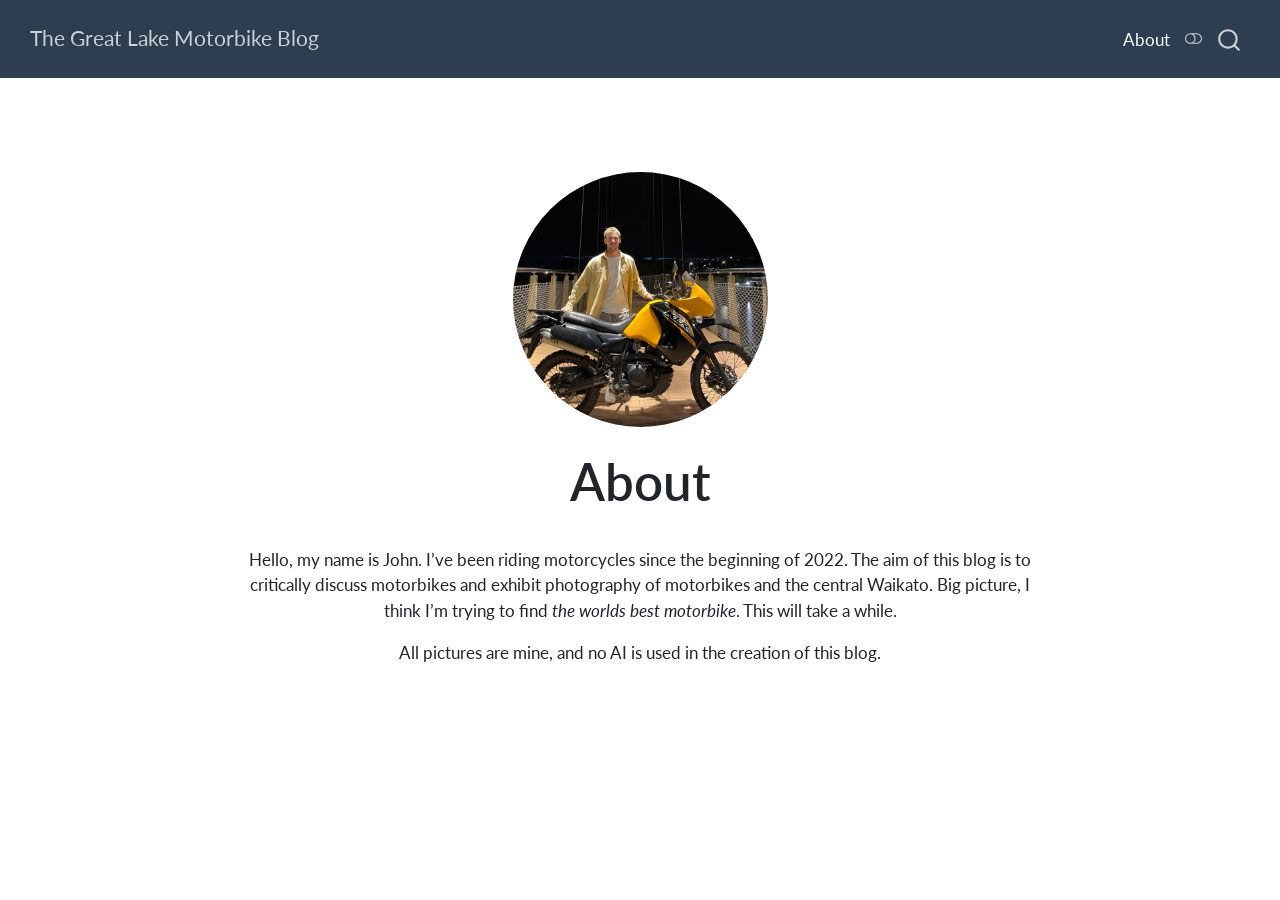
<file: compiled_html_site/about.html>
<!DOCTYPE html>
<html xmlns="http://www.w3.org/1999/xhtml" lang="en" xml:lang="en"><head>

<meta charset="utf-8">
<meta name="generator" content="quarto-1.11.9">

<meta name="viewport" content="width=device-width, initial-scale=1.0, user-scalable=yes">


<title>About – The Great Lake Motorbike Blog</title>
<style>
/* Default styles provided by pandoc.
** See https://pandoc.org/MANUAL.html#variables-for-html for config info.
*/
span.smallcaps{font-variant: small-caps;}
div.columns{display: flex; gap: 1.5em;}
div.column{flex: auto;}
@media screen {
div.columns{gap: min(4vw, 1.5em);}
div.column{overflow-x: auto;}
}
div.hanging-indent{margin-left: 1.5em; text-indent: -1.5em;}
ul.task-list{list-style: none;}
ul.task-list li input[type="checkbox"] {
  width: 0.8em;
  margin: 0 0.8em 0.2em -1em; /* quarto-specific, see https://github.com/quarto-dev/quarto-cli/issues/4556 */ 
  vertical-align: middle;
}
</style>


<script src="site_libs/quarto-nav/quarto-nav.js"></script>
<script src="site_libs/quarto-nav/headroom.min.js"></script>
<script src="site_libs/clipboard/clipboard.min.js"></script>
<script src="site_libs/quarto-search/autocomplete.umd.js"></script>
<script src="site_libs/quarto-search/fuse.min.js"></script>
<script src="site_libs/quarto-search/quarto-search.js"></script>
<meta name="quarto:offset" content="./">
<link href="./images/favicon.png" rel="icon" type="image/png">
<script src="site_libs/quarto-html/quarto.js" type="module"></script>
<script src="site_libs/quarto-html/tabsets/tabsets.js" type="module"></script>
<script src="site_libs/quarto-html/scrollable-regions/scrollable-regions.js" type="module"></script>
<script src="site_libs/quarto-html/popper.min.js"></script>
<script src="site_libs/quarto-html/tippy.umd.min.js"></script>
<link href="site_libs/quarto-html/tippy.css" rel="stylesheet">
<link href="site_libs/quarto-html/quarto-syntax-highlighting-63b5708e65d6cd79cd7618c58d0c21e7.css" rel="stylesheet" class="quarto-color-scheme" id="quarto-text-highlighting-styles">
<link href="site_libs/quarto-html/quarto-syntax-highlighting-dark-447e42e69aaa9833c0ba1b986f430b20.css" rel="stylesheet" class="quarto-color-scheme quarto-color-alternate" id="quarto-text-highlighting-styles">
<link href="site_libs/quarto-html/quarto-syntax-highlighting-63b5708e65d6cd79cd7618c58d0c21e7.css" rel="stylesheet" class="quarto-color-scheme-extra" id="quarto-text-highlighting-styles">
<script src="site_libs/bootstrap/bootstrap.min.js"></script>
<link href="site_libs/bootstrap/bootstrap-icons.css" rel="stylesheet">
<link href="site_libs/bootstrap/bootstrap-4528e7617473cb5f12e0a450038d2ed3.min.css" rel="stylesheet" append-hash="true" class="quarto-color-scheme" id="quarto-bootstrap" data-mode="light">
<link href="site_libs/bootstrap/bootstrap-dark-ad3c2f2c62330d2ae5d227cef7ee82ed.min.css" rel="stylesheet" append-hash="true" class="quarto-color-scheme quarto-color-alternate" id="quarto-bootstrap" data-mode="dark">
<link href="site_libs/bootstrap/bootstrap-4528e7617473cb5f12e0a450038d2ed3.min.css" rel="stylesheet" append-hash="true" class="quarto-color-scheme-extra" id="quarto-bootstrap" data-mode="light">
<script id="quarto-search-options" type="application/json">{
  "location": "navbar",
  "copy-button": false,
  "collapse-after": 3,
  "panel-placement": "end",
  "type": "overlay",
  "limit": 50,
  "keyboard-shortcut": [
    "f",
    "/",
    "s"
  ],
  "show-item-context": false,
  "language": {
    "search-no-results-text": "No results",
    "search-matching-documents-text": "matching documents",
    "search-copy-link-title": "Copy link to search",
    "search-hide-matches-text": "Hide additional matches",
    "search-more-match-text": "more match in this document",
    "search-more-matches-text": "more matches in this document",
    "search-clear-button-title": "Clear",
    "search-text-placeholder": "",
    "search-detached-cancel-button-title": "Cancel",
    "search-submit-button-title": "Submit",
    "search-label": "Search"
  }
}</script>
<style>html{ scroll-behavior: smooth; }</style>


</head>

<body class="nav-fixed fullcontent quarto-light"><a id="quarto-skip-link" class="visually-hidden-focusable" href="#quarto-document-content">Skip to main content</a><script id="quarto-html-before-body" type="application/javascript">
    const toggleBodyColorMode = (bsSheetEl) => {
      const mode = bsSheetEl.getAttribute("data-mode");
      const bodyEl = window.document.querySelector("body");
      if (mode === "dark") {
        bodyEl.classList.add("quarto-dark");
        bodyEl.classList.remove("quarto-light");
      } else {
        bodyEl.classList.add("quarto-light");
        bodyEl.classList.remove("quarto-dark");
      }
    }
    const toggleBodyColorPrimary = () => {
      const bsSheetEl = window.document.querySelector("link#quarto-bootstrap:not([rel=disabled-stylesheet])");
      if (bsSheetEl) {
        toggleBodyColorMode(bsSheetEl);
      }
    }
    const setColorSchemeToggle = (alternate) => {
      const toggles = window.document.querySelectorAll('.quarto-color-scheme-toggle');
      for (let i=0; i < toggles.length; i++) {
        const toggle = toggles[i];
        if (toggle) {
          toggle.setAttribute("aria-checked", alternate ? "true" : "false");
          if (alternate) {
            toggle.classList.add("alternate");
          } else {
            toggle.classList.remove("alternate");
          }
        }
      }
    };
    const toggleColorMode = (alternate) => {
      // Switch the stylesheets
      const primaryStylesheets = window.document.querySelectorAll('link.quarto-color-scheme:not(.quarto-color-alternate)');
      const alternateStylesheets = window.document.querySelectorAll('link.quarto-color-scheme.quarto-color-alternate');
      manageTransitions('#quarto-margin-sidebar .nav-link', false);
      if (alternate) {
        // note: dark is layered on light, we don't disable primary!
        enableStylesheet(alternateStylesheets);
        for (const sheetNode of alternateStylesheets) {
          if (sheetNode.id === "quarto-bootstrap") {
            toggleBodyColorMode(sheetNode);
          }
        }
      } else {
        disableStylesheet(alternateStylesheets);
        enableStylesheet(primaryStylesheets)
        toggleBodyColorPrimary();
      }
      manageTransitions('#quarto-margin-sidebar .nav-link', true);
      // Switch the toggles
      setColorSchemeToggle(alternate)
    }
    // Hack to workaround the fact that safari doesn't
    // properly recolor the scrollbar when toggling (#1455).
    // Not run on load: stylesheets are set before first paint there, and
    // scrolling would undo the scroll to a URL fragment (#14973).
    // The one pixel nudge keeps the reader where they were.
    const refreshSafariScrollbar = () => {
      if (navigator.userAgent.indexOf('Safari') > 0 && navigator.userAgent.indexOf('Chrome') == -1) {
        manageTransitions("body", false);
        const scrollY = window.scrollY;
        window.scrollTo(0, scrollY > 0 ? scrollY - 1 : 1);
        setTimeout(() => {
          window.scrollTo(0, scrollY);
          manageTransitions("body", true);
        }, 40);
      }
    }
    const disableStylesheet = (stylesheets) => {
      for (let i=0; i < stylesheets.length; i++) {
        const stylesheet = stylesheets[i];
        stylesheet.rel = 'disabled-stylesheet';
      }
    }
    const enableStylesheet = (stylesheets) => {
      for (let i=0; i < stylesheets.length; i++) {
        const stylesheet = stylesheets[i];
        if(stylesheet.rel !== 'stylesheet') { // for Chrome, which will still FOUC without this check
          stylesheet.rel = 'stylesheet';
        }
      }
    }
    const manageTransitions = (selector, allowTransitions) => {
      const els = window.document.querySelectorAll(selector);
      for (let i=0; i < els.length; i++) {
        const el = els[i];
        if (allowTransitions) {
          el.classList.remove('notransition');
        } else {
          el.classList.add('notransition');
        }
      }
    }
    const isFileUrl = () => {
      return window.location.protocol === 'file:';
    }
    const hasAlternateSentinel = () => {
      let styleSentinel = getColorSchemeSentinel();
      if (styleSentinel !== null) {
        return styleSentinel === "alternate";
      } else {
        return false;
      }
    }
    const setStyleSentinel = (alternate) => {
      const value = alternate ? "alternate" : "default";
      if (!isFileUrl()) {
        window.localStorage.setItem("quarto-color-scheme", value);
      } else {
        localAlternateSentinel = value;
      }
    }
    const getColorSchemeSentinel = () => {
      if (!isFileUrl()) {
        const storageValue = window.localStorage.getItem("quarto-color-scheme");
        return storageValue != null ? storageValue : localAlternateSentinel;
      } else {
        return localAlternateSentinel;
      }
    }
    const toggleGiscusIfUsed = (isAlternate, darkModeDefault) => {
      const baseTheme = document.querySelector('#giscus-base-theme')?.value ?? 'light';
      const alternateTheme = document.querySelector('#giscus-alt-theme')?.value ?? 'dark';
      let newTheme = '';
      if(authorPrefersDark) {
        newTheme = isAlternate ? baseTheme : alternateTheme;
      } else {
        newTheme = isAlternate ? alternateTheme : baseTheme;
      }
      const changeGiscusTheme = () => {
        // From: https://github.com/giscus/giscus/issues/336
        const sendMessage = (message) => {
          const iframe = document.querySelector('iframe.giscus-frame');
          if (!iframe) return;
          iframe.contentWindow.postMessage({ giscus: message }, 'https://giscus.app');
        }
        sendMessage({
          setConfig: {
            theme: newTheme
          }
        });
      }
      const isGiscussLoaded = window.document.querySelector('iframe.giscus-frame') !== null;
      if (isGiscussLoaded) {
        changeGiscusTheme();
      }
    };
    const authorPrefersDark = false;
    const darkModeDefault = authorPrefersDark;
      document.querySelector('link#quarto-text-highlighting-styles.quarto-color-scheme-extra').rel = 'disabled-stylesheet';
      document.querySelector('link#quarto-bootstrap.quarto-color-scheme-extra').rel = 'disabled-stylesheet';
    let localAlternateSentinel = darkModeDefault ? 'alternate' : 'default';
    // Dark / light mode switch
    window.quartoToggleColorScheme = () => {
      // Read the current dark / light value
      let toAlternate = !hasAlternateSentinel();
      toggleColorMode(toAlternate);
      refreshSafariScrollbar();
      setStyleSentinel(toAlternate);
      toggleGiscusIfUsed(toAlternate, darkModeDefault);
      window.dispatchEvent(new Event('resize'));
    };
    // Switch to dark mode if need be
    if (hasAlternateSentinel()) {
      toggleColorMode(true);
    } else {
      toggleColorMode(false);
    }
  </script>

<div id="quarto-search-results"></div>
  <header id="quarto-header" class="headroom fixed-top">
    <nav class="navbar navbar-expand-lg " data-bs-theme="dark" aria-label="Site">
      <div class="navbar-container container-fluid">
      <div class="navbar-brand-container mx-auto">
    <a class="navbar-brand" href="./index.html">
    <span class="navbar-title">The Great Lake Motorbike Blog</span>
    </a>
  </div>
          <button class="navbar-toggler" type="button" data-bs-toggle="collapse" data-bs-target="#navbarCollapse" aria-controls="navbarCollapse" aria-expanded="false" aria-label="Toggle navigation" onclick="if (window.quartoToggleHeadroom) { window.quartoToggleHeadroom(); }">
  <span class="navbar-toggler-icon"></span>
</button>
          <div class="collapse navbar-collapse" id="navbarCollapse">
            <ul class="navbar-nav navbar-nav-scroll ms-auto">
  <li class="nav-item">
    <a class="nav-link active" href="./about.html" aria-current="page"> 
<span class="menu-text">About</span></a>
  </li>  
</ul>
          </div> <!-- /navcollapse -->
            <div class="quarto-navbar-tools">
  <button type="button" role="switch" aria-checked="false" class="quarto-color-scheme-toggle quarto-navigation-tool  px-1" onclick="window.quartoToggleColorScheme(); return false;" title="Toggle dark mode" aria-label="Toggle dark mode"><i class="bi"></i></button>
</div>
            <div id="quarto-search" class="" title="Search"></div>
      </div> <!-- /container-fluid -->
    </nav>
</header>
<!-- content -->
<div id="quarto-content" class="quarto-container page-columns page-rows-contents page-layout-article page-navbar">
<!-- sidebar -->
<!-- margin-sidebar -->
    
<!-- main -->
<div class="quarto-about-jolla">
  <img src="images/profile_photo.JPEG" class="about-image
  round " style="height: 15em; width: 15em;">
 <header id="title-block-header" class="quarto-title-block default">
<div class="quarto-title">
<h1 class="title">About</h1>
</div>
<div class="quarto-title-meta">
  </div>
</header><main class="content" id="quarto-document-content" tabindex="-1">

<p>Hello, my name is John. I’ve been riding motorcycles since the beginning of 2022. The aim of this blog is to critically discuss motorbikes and exhibit photography of motorbikes and the central Waikato. Big picture, I think I’m trying to find <em>the worlds best motorbike</em>. This will take a while.</p>
<p>All pictures are mine, and no AI is used in the creation of this blog.</p>


</main>  
</div>
 <!-- /main -->
<!-- Cloudflare Web Analytics --><script type="module" src="https://static.cloudflareinsights.com/beacon.min.js" data-cf-beacon="{&quot;token&quot;: &quot;650880643fb54b8184fe702fe80b87cb&quot;}"></script><!-- End Cloudflare Web Analytics -->
<script id="quarto-html-after-body" type="application/javascript">
  window.document.addEventListener("DOMContentLoaded", function (event) {
    // Ensure there is a toggle, if there isn't float one in the top right
    if (window.document.querySelector('.quarto-color-scheme-toggle') === null) {
      const toggle = window.document.createElement('button');
      toggle.type = "button";
      toggle.setAttribute("role", "switch");
      toggle.setAttribute("aria-checked", "false");
      toggle.classList.add('top-right');
      toggle.classList.add('quarto-color-scheme-toggle');
      toggle.setAttribute("aria-label", "Toggle dark mode");
      toggle.onclick = function() { try { window.quartoToggleColorScheme(); } catch {} return false; };
      const i = window.document.createElement("i");
      i.classList.add('bi');
      toggle.appendChild(i);
      // Put the toggle in a landmark of its own, so that landmark navigation
      // can reach it.
      //
      // The container is always a fresh direct child of body, and the toggle is
      // never moved into page furniture that the theme or the author controls.
      // The toggle is positioned against the page, so any ancestor that
      // establishes a containing block captures it: a positioned element or a
      // grid for position: absolute, and transform, filter, will-change or
      // contain for position: fixed. A direct child of body has none of these
      // to inherit, and the shift when one appears is silent and visual.
      //
      // ARIA says a document should have at most one banner, and axe reports a
      // duplicate whether or not the banners carry distinct labels. So use a
      // header when the page has no banner yet, and a named region otherwise.
      //
      // A header is a banner wherever it sits, unless it is inside sectioning
      // content, so this cannot just look at the children of body: a custom
      // page layout wraps the title block header in a plain div. An explicit
      // role="banner" always counts.
      const sectioning = 'article, aside, main, nav, section, [role="article"], [role="complementary"], [role="main"], [role="navigation"], [role="region"]';
      const hasBanner = Array.from(
        window.document.querySelectorAll('header:not([role]), [role="banner"]')
      ).some(function(el) {
        return el.hasAttribute("role") || el.closest(sectioning) === null;
      });
      const container = window.document.createElement(hasBanner ? "div" : "header");
      if (hasBanner) {
        container.setAttribute("role", "region");
        container.setAttribute("aria-label", "Toggle dark mode");
      }
      container.classList.add('quarto-color-scheme-toggle-container');
      container.appendChild(toggle);
      window.document.body.appendChild(container);
    }
    setColorSchemeToggle(hasAlternateSentinel())
    const isCodeAnnotation = (el) => {
      for (const clz of el.classList) {
        if (clz.startsWith('code-annotation-')) {                     
          return true;
        }
      }
      return false;
    }
    const onCopySuccess = function(e) {
      // button target
      const button = e.trigger;
      // don't keep focus
      button.blur();
      // flash "checked"
      button.classList.add('code-copy-button-checked');
      var currentTitle = button.getAttribute("title");
      button.setAttribute("title", "Copied!");
      let tooltip;
      if (window.bootstrap) {
        button.setAttribute("data-bs-toggle", "tooltip");
        button.setAttribute("data-bs-placement", "left");
        button.setAttribute("data-bs-title", "Copied!");
        tooltip = new bootstrap.Tooltip(button, 
          { trigger: "manual", 
            customClass: "code-copy-button-tooltip",
            offset: [0, -8]});
        tooltip.show();    
      }
      setTimeout(function() {
        if (tooltip) {
          tooltip.hide();
          button.removeAttribute("data-bs-title");
          button.removeAttribute("data-bs-toggle");
          button.removeAttribute("data-bs-placement");
        }
        button.setAttribute("title", currentTitle);
        button.classList.remove('code-copy-button-checked');
      }, 1000);
      // clear code selection
      e.clearSelection();
    }
    const getTextToCopy = function(trigger) {
      const outerScaffold = trigger.parentElement.cloneNode(true);
      const codeEl = outerScaffold.querySelector('code');
      for (const childEl of codeEl.children) {
        if (isCodeAnnotation(childEl)) {
          childEl.remove();
        }
      }
      return codeEl.innerText;
    }
    const clipboard = new window.ClipboardJS('.code-copy-button:not([data-in-quarto-modal])', {
      text: getTextToCopy
    });
    clipboard.on('success', onCopySuccess);
    if (window.document.getElementById('quarto-embedded-source-code-modal')) {
      const clipboardModal = new window.ClipboardJS('.code-copy-button[data-in-quarto-modal]', {
        text: getTextToCopy,
        container: window.document.getElementById('quarto-embedded-source-code-modal')
      });
      clipboardModal.on('success', onCopySuccess);
    }
      var localhostRegex = new RegExp(/^(?:http|https):\/\/localhost\:?[0-9]*\//);
      var mailtoRegex = new RegExp(/^mailto:/);
        var filterRegex = new RegExp("https:\/\/your-website-url\.example\.com");
      var isInternal = (href) => {
          return filterRegex.test(href) || localhostRegex.test(href) || mailtoRegex.test(href);
      }
      // Inspect non-navigation links and adorn them if external
      window.quartoDecorateExternalLinks = function (root) {
     var links = (root || window.document).querySelectorAll('a[href]:not(.nav-link):not(.navbar-brand):not(.toc-action):not(.sidebar-link):not(.sidebar-item-toggle):not(.pagination-link):not(.no-external):not([aria-hidden]):not(.dropdown-item):not(.quarto-navigation-tool):not(.about-link)');
      for (var i=0; i<links.length; i++) {
        const link = links[i];
        if (!isInternal(link.href)) {
          // undo the damage that might have been done by quarto-nav.js in the case of
          // links that we want to consider external
          if (link.dataset.originalHref !== undefined) {
            link.href = link.dataset.originalHref;
          }
          if (!link.classList.contains('no-external-icon')) {
          }
        }
      }
      };
      window.quartoDecorateExternalLinks(window.document);
    // Esc closes the popup (WCAG 1.4.13) and focus leaving both trigger and
    // popup closes it (WCAG 2.4.11); tippy handles neither for interactive popups.
    const hideOnEscAndFocusOut = {
      name: 'hideOnEscAndFocusOut',
      defaultValue: true,
      fn(instance) {
        const dismiss = () => {
          // A show scheduled by the trigger delay would otherwise reopen it
          instance.clearDelayTimeouts();
          instance.hide();
        };
        const onKeyDown = (event) => {
          if (event.key !== 'Escape') {
            return;
          }
          // Keep Esc from also reaching page handlers (e.g. reveal.js overview),
          // except an open reveal.js slide menu, which Esc should close too.
          // The menu handles keys only when its keyboard option is on.
          const menuHandlesEsc = window.Reveal?.getPlugin?.('menu')?.isOpen() &&
            window.Reveal.getConfig().menu?.keyboard !== false;
          if (!menuHandlesEsc) {
            event.stopPropagation();
          }
          if (instance.popper.contains(window.document.activeElement)) {
            // Disabled while refocusing so the focus trigger does not reopen it
            instance.disable();
            instance.reference.focus();
            instance.enable();
          }
          dismiss();
        };
        const onFocusOut = (event) => {
          const target = event.relatedTarget;
          if (target && !instance.reference.contains(target) &&
              !instance.popper.contains(target)) {
            dismiss();
          }
        };
        // On the trigger too: a click trigger (code-annotations: select) has no
        // blur handling. Attached for the instance's lifetime so leaving the
        // trigger also cancels a show still pending on the trigger delay.
        instance.reference.addEventListener('focusout', onFocusOut);
        return {
          onShow() {
            window.document.addEventListener('keydown', onKeyDown, true);
            instance.popper.addEventListener('focusout', onFocusOut);
          },
          onHide() {
            window.document.removeEventListener('keydown', onKeyDown, true);
            instance.popper.removeEventListener('focusout', onFocusOut);
          },
          onDestroy() {
            instance.reference.removeEventListener('focusout', onFocusOut);
          },
        };
      },
    };
    function tippyHover(el, contentFn, onTriggerFn, onUntriggerFn) {
      const config = {
        allowHTML: true,
        maxWidth: 500,
        delay: 100,
        arrow: false,
        appendTo: function(el) {
            return el.parentElement;
        },
        interactive: true,
        interactiveBorder: 10,
        theme: 'quarto',
        placement: 'bottom-start',
        plugins: [hideOnEscAndFocusOut],
      };
      if (contentFn) {
        config.content = contentFn;
      }
      if (onTriggerFn) {
        config.onTrigger = onTriggerFn;
      }
      if (onUntriggerFn) {
        config.onUntrigger = onUntriggerFn;
      }
      window.tippy(el, config); 
    }
    const noterefs = window.document.querySelectorAll('a[role="doc-noteref"]');
    for (var i=0; i<noterefs.length; i++) {
      const ref = noterefs[i];
      tippyHover(ref, function() {
        // use id or data attribute instead here
        let href = ref.getAttribute('data-footnote-href') || ref.getAttribute('href');
        try { href = new URL(href).hash; } catch {}
        const id = href.replace(/^#\/?/, "");
        const note = window.document.getElementById(id);
        if (note) {
          return note.innerHTML;
        } else {
          return "";
        }
      });
    }
    const xrefs = window.document.querySelectorAll('a.quarto-xref');
    const processXRef = (id, note) => {
      // Strip column container classes
      const stripColumnClz = (el) => {
        el.classList.remove("page-full", "page-columns");
        if (el.children) {
          for (const child of el.children) {
            stripColumnClz(child);
          }
        }
      }
      stripColumnClz(note)
      if (id === null || id.startsWith('sec-')) {
        // Special case sections, only their first couple elements
        const container = document.createElement("div");
        if (note.children && note.children.length > 2) {
          container.appendChild(note.children[0].cloneNode(true));
          for (let i = 1; i < note.children.length; i++) {
            const child = note.children[i];
            if (child.tagName === "P" && child.innerText === "") {
              continue;
            } else {
              container.appendChild(child.cloneNode(true));
              break;
            }
          }
          if (window.Quarto?.typesetMath) {
            window.Quarto.typesetMath(container);
          }
          return container.innerHTML
        } else {
          if (window.Quarto?.typesetMath) {
            window.Quarto.typesetMath(note);
          }
          return note.innerHTML;
        }
      } else {
        // Remove any anchor links if they are present
        const anchorLink = note.querySelector('a.anchorjs-link');
        if (anchorLink) {
          anchorLink.remove();
        }
        if (window.Quarto?.typesetMath) {
          window.Quarto.typesetMath(note);
        }
        if (note.classList.contains("callout")) {
          return note.outerHTML;
        } else {
          return note.innerHTML;
        }
      }
    }
    for (var i=0; i<xrefs.length; i++) {
      const xref = xrefs[i];
      tippyHover(xref, undefined, function(instance) {
        instance.disable();
        let url = xref.getAttribute('href');
        let hash = undefined; 
        if (url.startsWith('#')) {
          hash = url;
        } else {
          try { hash = new URL(url).hash; } catch {}
        }
        if (hash) {
          const id = hash.replace(/^#\/?/, "");
          const note = window.document.getElementById(id);
          if (note !== null) {
            try {
              const html = processXRef(id, note.cloneNode(true));
              instance.setContent(html);
            } finally {
              instance.enable();
              instance.show();
            }
          } else {
            // See if we can fetch this
            fetch(url.split('#')[0])
            .then(res => res.text())
            .then(html => {
              const parser = new DOMParser();
              const htmlDoc = parser.parseFromString(html, "text/html");
              const note = htmlDoc.getElementById(id);
              if (note !== null) {
                const html = processXRef(id, note);
                instance.setContent(html);
              } 
            }).finally(() => {
              instance.enable();
              instance.show();
            });
          }
        } else {
          // See if we can fetch a full url (with no hash to target)
          // This is a special case and we should probably do some content thinning / targeting
          fetch(url)
          .then(res => res.text())
          .then(html => {
            const parser = new DOMParser();
            const htmlDoc = parser.parseFromString(html, "text/html");
            const note = htmlDoc.querySelector('main.content');
            if (note !== null) {
              // This should only happen for chapter cross references
              // (since there is no id in the URL)
              // remove the first header
              if (note.children.length > 0 && note.children[0].tagName === "HEADER") {
                note.children[0].remove();
              }
              const html = processXRef(null, note);
              instance.setContent(html);
            } 
          }).finally(() => {
            instance.enable();
            instance.show();
          });
        }
      }, function(instance) {
      });
    }
        let selectedAnnoteEl;
        const selectorForAnnotation = ( cell, annotation) => {
          let cellAttr = 'data-code-cell="' + cell + '"';
          let lineAttr = 'data-code-annotation="' +  annotation + '"';
          const selector = 'span[' + cellAttr + '][' + lineAttr + ']';
          return selector;
        }
        const selectCodeLines = (annoteEl) => {
          const doc = window.document;
          const targetCell = annoteEl.getAttribute("data-target-cell");
          const targetAnnotation = annoteEl.getAttribute("data-target-annotation");
          const annoteSpan = window.document.querySelector(selectorForAnnotation(targetCell, targetAnnotation));
          const lines = annoteSpan.getAttribute("data-code-lines").split(",");
          const lineIds = lines.map((line) => {
            return targetCell + "-" + line;
          })
          // Each band is positioned against its own containing block, which is
          // not the offsetParent of the lines, so place it from client rects.
          const placeBand = (band, firstEl, lastEl, codeBlock) => {
            const container = band.offsetParent;
            if (container === null) {
              return;
            }
            const containerRect = container.getBoundingClientRect();
            // Reveal.js scales slides with a transform, so convert client
            // pixels back to the CSS pixels of the container.
            const scale = containerRect.height / container.offsetHeight || 1;
            const firstRect = firstEl.getBoundingClientRect();
            const lastRect = lastEl.getBoundingClientRect();
            const top = (firstRect.top - containerRect.top) / scale - container.clientTop + container.scrollTop;
            const height = (lastRect.bottom - firstRect.top) / scale;
            band.style.top = top - 2 + "px";
            band.style.height = height + 4 + "px";
            if (codeBlock) {
              // Without the copy button wrapper, the containing block is wider
              // than the code block, so span the code block explicitly.
              const blockRect = codeBlock.getBoundingClientRect();
              band.style.left = (blockRect.left - containerRect.left) / scale - container.clientLeft + container.scrollLeft + "px";
              band.style.width = blockRect.width / scale + "px";
            }
          };
          if (lineIds.length > 0) {
            const el = window.document.getElementById(lineIds[0]);
            const lastEl = window.document.getElementById(lineIds[lineIds.length - 1]);
            const parent = el.parentElement.parentElement;
            // cook up a div (if necessary) and position it
            let div = window.document.getElementById("code-annotation-line-highlight");
            if (div === null) {
              div = window.document.createElement("div");
              div.setAttribute("id", "code-annotation-line-highlight");
              div.style.position = 'absolute';
              parent.appendChild(div);
            }
            placeBand(div, el, lastEl, parent.closest("div.sourceCode") || parent);
            let gutterDiv = window.document.getElementById("code-annotation-line-highlight-gutter");
            if (gutterDiv === null) {
              gutterDiv = window.document.createElement("div");
              gutterDiv.setAttribute("id", "code-annotation-line-highlight-gutter");
              gutterDiv.style.position = 'absolute';
              const codeCell = window.document.getElementById(targetCell);
              const gutter = codeCell.querySelector('.code-annotation-gutter');
              gutter.appendChild(gutterDiv);
            }
            placeBand(gutterDiv, el, lastEl);
            selectedAnnoteEl = annoteEl;
          }
        };
        const unselectCodeLines = () => {
          const elementsIds = ["code-annotation-line-highlight", "code-annotation-line-highlight-gutter"];
          elementsIds.forEach((elId) => {
            const div = window.document.getElementById(elId);
            if (div) {
              div.remove();
            }
          });
          selectedAnnoteEl = undefined;
        };
          // Handle positioning of the toggle
      window.addEventListener(
        "resize",
        throttle(() => {
          elRect = undefined;
          if (selectedAnnoteEl) {
            selectCodeLines(selectedAnnoteEl);
          }
        }, 10)
      );
      function throttle(fn, ms) {
      let throttle = false;
      let timer;
        return (...args) => {
          if(!throttle) { // first call gets through
              fn.apply(this, args);
              throttle = true;
          } else { // all the others get throttled
              if(timer) clearTimeout(timer); // cancel #2
              timer = setTimeout(() => {
                fn.apply(this, args);
                timer = throttle = false;
              }, ms);
          }
        };
      }
        // Attach click handler to the DT
        const annoteDls = window.document.querySelectorAll('dt[data-target-cell]');
        for (const annoteDlNode of annoteDls) {
          annoteDlNode.addEventListener('click', (event) => {
            const clickedEl = event.target;
            if (clickedEl !== selectedAnnoteEl) {
              unselectCodeLines();
              const activeEl = window.document.querySelector('dt[data-target-cell].code-annotation-active');
              if (activeEl) {
                activeEl.classList.remove('code-annotation-active');
              }
              selectCodeLines(clickedEl);
              clickedEl.classList.add('code-annotation-active');
            } else {
              // Unselect the line
              unselectCodeLines();
              clickedEl.classList.remove('code-annotation-active');
            }
          });
        }
    const findCites = (el) => {
      const parentEl = el.parentElement;
      if (parentEl) {
        const cites = parentEl.dataset.cites;
        if (cites) {
          return {
            el,
            cites: cites.split(' ')
          };
        } else {
          return findCites(el.parentElement)
        }
      } else {
        return undefined;
      }
    };
    var bibliorefs = window.document.querySelectorAll('a[role="doc-biblioref"]');
    for (var i=0; i<bibliorefs.length; i++) {
      const ref = bibliorefs[i];
      const citeInfo = findCites(ref);
      if (citeInfo) {
        tippyHover(citeInfo.el, function() {
          var popup = window.document.createElement('div');
          citeInfo.cites.forEach(function(cite) {
            var citeDiv = window.document.createElement('div');
            citeDiv.classList.add('hanging-indent');
            citeDiv.classList.add('csl-entry');
            var biblioDiv = window.document.getElementById('ref-' + cite);
            if (biblioDiv) {
              citeDiv.innerHTML = biblioDiv.innerHTML;
            }
            popup.appendChild(citeDiv);
          });
          return popup.innerHTML;
        });
      }
    }
  });
  </script>
  <script type="application/javascript">
  window.quartoScrollableRegionsLabels = {"code":"Scrollable code","output":"Scrollable output"};
  </script>
</div> <!-- /content -->




<script src="site_libs/quarto-html/zenscroll-min.js"></script>
</body></html>
</file>
<file: compiled_html_site/site_libs/quarto-html/tippy.css>
.tippy-box[data-animation=fade][data-state=hidden]{opacity:0}[data-tippy-root]{max-width:calc(100vw - 10px)}.tippy-box{position:relative;background-color:#333;color:#fff;border-radius:4px;font-size:14px;line-height:1.4;white-space:normal;outline:0;transition-property:transform,visibility,opacity}.tippy-box[data-placement^=top]>.tippy-arrow{bottom:0}.tippy-box[data-placement^=top]>.tippy-arrow:before{bottom:-7px;left:0;border-width:8px 8px 0;border-top-color:initial;transform-origin:center top}.tippy-box[data-placement^=bottom]>.tippy-arrow{top:0}.tippy-box[data-placement^=bottom]>.tippy-arrow:before{top:-7px;left:0;border-width:0 8px 8px;border-bottom-color:initial;transform-origin:center bottom}.tippy-box[data-placement^=left]>.tippy-arrow{right:0}.tippy-box[data-placement^=left]>.tippy-arrow:before{border-width:8px 0 8px 8px;border-left-color:initial;right:-7px;transform-origin:center left}.tippy-box[data-placement^=right]>.tippy-arrow{left:0}.tippy-box[data-placement^=right]>.tippy-arrow:before{left:-7px;border-width:8px 8px 8px 0;border-right-color:initial;transform-origin:center right}.tippy-box[data-inertia][data-state=visible]{transition-timing-function:cubic-bezier(.54,1.5,.38,1.11)}.tippy-arrow{width:16px;height:16px;color:#333}.tippy-arrow:before{content:"";position:absolute;border-color:transparent;border-style:solid}.tippy-content{position:relative;padding:5px 9px;z-index:1}
</file>
<file: compiled_html_site/site_libs/quarto-html/quarto-syntax-highlighting-63b5708e65d6cd79cd7618c58d0c21e7.css>
/* quarto syntax highlight colors */
:root {
  --quarto-hl-ot-color: #003B4F;
  --quarto-hl-at-color: #657422;
  --quarto-hl-ss-color: #20794D;
  --quarto-hl-an-color: #5E5E5E;
  --quarto-hl-fu-color: #4758AB;
  --quarto-hl-st-color: #20794D;
  --quarto-hl-cf-color: #003B4F;
  --quarto-hl-op-color: #5E5E5E;
  --quarto-hl-er-color: #AD0000;
  --quarto-hl-bn-color: #AD0000;
  --quarto-hl-al-color: #AD0000;
  --quarto-hl-va-color: #111111;
  --quarto-hl-bu-color: inherit;
  --quarto-hl-ex-color: inherit;
  --quarto-hl-pp-color: #AD0000;
  --quarto-hl-in-color: #5E5E5E;
  --quarto-hl-vs-color: #20794D;
  --quarto-hl-wa-color: #5E5E5E;
  --quarto-hl-do-color: #5E5E5E;
  --quarto-hl-im-color: #00769E;
  --quarto-hl-ch-color: #20794D;
  --quarto-hl-dt-color: #AD0000;
  --quarto-hl-fl-color: #AD0000;
  --quarto-hl-co-color: #5E5E5E;
  --quarto-hl-cv-color: #5E5E5E;
  --quarto-hl-cn-color: #8f5902;
  --quarto-hl-sc-color: #5E5E5E;
  --quarto-hl-dv-color: #AD0000;
  --quarto-hl-kw-color: #003B4F;
}

/* other quarto variables */
:root {
  --quarto-font-monospace: SFMono-Regular, Menlo, Monaco, Consolas, "Liberation Mono", "Courier New", monospace;
}

/* syntax highlight based on Pandoc's rules */
pre > code.sourceCode > span {
  color: #003B4F;
}

code.sourceCode > span {
  color: #003B4F;
}

div.sourceCode,
div.sourceCode pre.sourceCode {
  color: #003B4F;
}

/* Normal */
code span {
  color: #003B4F;
}

/* Alert */
code span.al {
  color: #AD0000;
  font-style: inherit;
}

/* Annotation */
code span.an {
  color: #5E5E5E;
  font-style: inherit;
}

/* Attribute */
code span.at {
  color: #657422;
  font-style: inherit;
}

/* BaseN */
code span.bn {
  color: #AD0000;
  font-style: inherit;
}

/* BuiltIn */
code span.bu {
  font-style: inherit;
}

/* ControlFlow */
code span.cf {
  color: #003B4F;
  font-weight: bold;
  font-style: inherit;
}

/* Char */
code span.ch {
  color: #20794D;
  font-style: inherit;
}

/* Constant */
code span.cn {
  color: #8f5902;
  font-style: inherit;
}

/* Comment */
code span.co {
  color: #5E5E5E;
  font-style: inherit;
}

/* CommentVar */
code span.cv {
  color: #5E5E5E;
  font-style: italic;
}

/* Documentation */
code span.do {
  color: #5E5E5E;
  font-style: italic;
}

/* DataType */
code span.dt {
  color: #AD0000;
  font-style: inherit;
}

/* DecVal */
code span.dv {
  color: #AD0000;
  font-style: inherit;
}

/* Error */
code span.er {
  color: #AD0000;
  font-style: inherit;
}

/* Extension */
code span.ex {
  font-style: inherit;
}

/* Float */
code span.fl {
  color: #AD0000;
  font-style: inherit;
}

/* Function */
code span.fu {
  color: #4758AB;
  font-style: inherit;
}

/* Import */
code span.im {
  color: #00769E;
  font-style: inherit;
}

/* Information */
code span.in {
  color: #5E5E5E;
  font-style: inherit;
}

/* Keyword */
code span.kw {
  color: #003B4F;
  font-weight: bold;
  font-style: inherit;
}

/* Operator */
code span.op {
  color: #5E5E5E;
  font-style: inherit;
}

/* Other */
code span.ot {
  color: #003B4F;
  font-style: inherit;
}

/* Preprocessor */
code span.pp {
  color: #AD0000;
  font-style: inherit;
}

/* SpecialChar */
code span.sc {
  color: #5E5E5E;
  font-style: inherit;
}

/* SpecialString */
code span.ss {
  color: #20794D;
  font-style: inherit;
}

/* String */
code span.st {
  color: #20794D;
  font-style: inherit;
}

/* Variable */
code span.va {
  color: #111111;
  font-style: inherit;
}

/* VerbatimString */
code span.vs {
  color: #20794D;
  font-style: inherit;
}

/* Warning */
code span.wa {
  color: #5E5E5E;
  font-style: italic;
}

.prevent-inlining {
  content: "</";
}

/*# sourceMappingURL=054cc16b9e9817627be6994582d2ffb5.css.map */
</file>
<file: compiled_html_site/site_libs/quarto-html/quarto-syntax-highlighting-dark-447e42e69aaa9833c0ba1b986f430b20.css>
/* quarto syntax highlight colors */
:root {
  --quarto-hl-al-color: #f07178;
  --quarto-hl-an-color: #d4d0ab;
  --quarto-hl-at-color: #00e0e0;
  --quarto-hl-bn-color: #d4d0ab;
  --quarto-hl-bu-color: #abe338;
  --quarto-hl-ch-color: #abe338;
  --quarto-hl-co-color: #f8f8f2;
  --quarto-hl-cv-color: #ffd700;
  --quarto-hl-cn-color: #ffd700;
  --quarto-hl-cf-color: #ffa07a;
  --quarto-hl-dt-color: #ffa07a;
  --quarto-hl-dv-color: #d4d0ab;
  --quarto-hl-do-color: #f8f8f2;
  --quarto-hl-er-color: #f07178;
  --quarto-hl-ex-color: #00e0e0;
  --quarto-hl-fl-color: #d4d0ab;
  --quarto-hl-fu-color: #ffa07a;
  --quarto-hl-im-color: #abe338;
  --quarto-hl-in-color: #d4d0ab;
  --quarto-hl-kw-color: #ffa07a;
  --quarto-hl-op-color: #ffa07a;
  --quarto-hl-ot-color: #00e0e0;
  --quarto-hl-pp-color: #dcc6e0;
  --quarto-hl-re-color: #00e0e0;
  --quarto-hl-sc-color: #abe338;
  --quarto-hl-ss-color: #abe338;
  --quarto-hl-st-color: #abe338;
  --quarto-hl-va-color: #00e0e0;
  --quarto-hl-vs-color: #abe338;
  --quarto-hl-wa-color: #dcc6e0;
}

/* other quarto variables */
:root {
  --quarto-font-monospace: SFMono-Regular, Menlo, Monaco, Consolas, "Liberation Mono", "Courier New", monospace;
}

/* syntax highlight based on Pandoc's rules */
pre > code.sourceCode > span {
  color: #f8f8f2;
}

code.sourceCode > span {
  color: #f8f8f2;
}

div.sourceCode,
div.sourceCode pre.sourceCode {
  color: #f8f8f2;
}

/* Normal */
code span {
  color: #f8f8f2;
}

/* Alert */
code span.al {
  color: #f07178;
}

/* Annotation */
code span.an {
  color: #d4d0ab;
}

/* Attribute */
code span.at {
  color: #00e0e0;
}

/* BaseN */
code span.bn {
  color: #d4d0ab;
}

/* BuiltIn */
code span.bu {
  color: #abe338;
}

/* ControlFlow */
code span.cf {
  font-weight: bold;
  color: #ffa07a;
}

/* Char */
code span.ch {
  color: #abe338;
}

/* Constant */
code span.cn {
  color: #ffd700;
}

/* Comment */
code span.co {
  font-style: italic;
  color: #f8f8f2;
}

/* CommentVar */
code span.cv {
  color: #ffd700;
}

/* Documentation */
code span.do {
  color: #f8f8f2;
}

/* DataType */
code span.dt {
  color: #ffa07a;
}

/* DecVal */
code span.dv {
  color: #d4d0ab;
}

/* Error */
code span.er {
  color: #f07178;
  text-decoration: underline;
}

/* Extension */
code span.ex {
  font-weight: bold;
  color: #00e0e0;
}

/* Float */
code span.fl {
  color: #d4d0ab;
}

/* Function */
code span.fu {
  color: #ffa07a;
}

/* Import */
code span.im {
  color: #abe338;
}

/* Information */
code span.in {
  color: #d4d0ab;
}

/* Keyword */
code span.kw {
  font-weight: bold;
  color: #ffa07a;
}

/* Operator */
code span.op {
  color: #ffa07a;
}

/* Other */
code span.ot {
  color: #00e0e0;
}

/* Preprocessor */
code span.pp {
  color: #dcc6e0;
}

/* RegionMarker */
code span.re {
  background-color: #f8f8f2;
  color: #00e0e0;
}

/* SpecialChar */
code span.sc {
  color: #abe338;
}

/* SpecialString */
code span.ss {
  color: #abe338;
}

/* String */
code span.st {
  color: #abe338;
}

/* Variable */
code span.va {
  color: #00e0e0;
}

/* VerbatimString */
code span.vs {
  color: #abe338;
}

/* Warning */
code span.wa {
  color: #dcc6e0;
}

.prevent-inlining {
  content: "</";
}

/*# sourceMappingURL=be8e1111c2b710f7c3a4926ffa2967aa.css.map */
</file>
